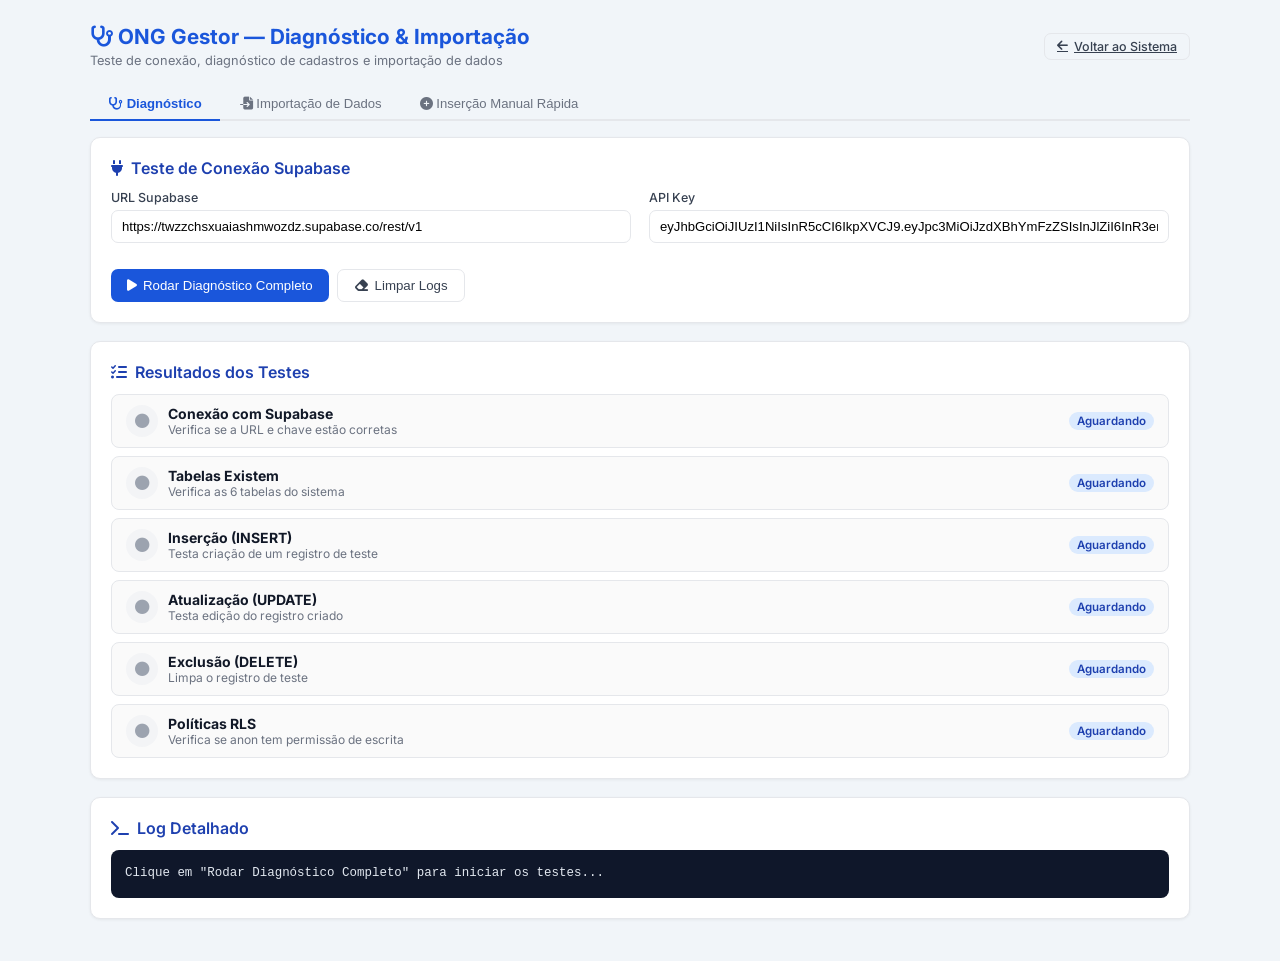
<file: diagnostico.html>
<!DOCTYPE html>
<html lang="pt-BR">
<head>
  <meta charset="UTF-8">
  <meta name="viewport" content="width=device-width, initial-scale=1.0">
  <title>ONG Gestor — Diagnóstico + Importação</title>
  <link href="https://fonts.googleapis.com/css2?family=Inter:wght@400;500;600;700&display=swap" rel="stylesheet">
  <link rel="stylesheet" href="https://cdn.jsdelivr.net/npm/@fortawesome/fontawesome-free@6.4.0/css/all.min.css">
  <style>
    *{box-sizing:border-box;margin:0;padding:0}
    body{font-family:'Inter',sans-serif;background:#f1f5f9;color:#111827;padding:24px;font-size:14px}
    h1{font-size:1.3rem;font-weight:700;color:#1a56db;margin-bottom:4px}
    h2{font-size:1rem;font-weight:600;margin-bottom:12px;color:#1e40af;display:flex;align-items:center;gap:8px}
    .card{background:#fff;border-radius:10px;padding:20px;margin-bottom:18px;border:1px solid #e5e7eb;box-shadow:0 1px 3px rgba(0,0,0,.06)}
    .btn{display:inline-flex;align-items:center;gap:6px;padding:8px 16px;border-radius:7px;font-size:.83rem;font-weight:500;cursor:pointer;border:none;transition:all .2s}
    .btn-primary{background:#1a56db;color:#fff}.btn-primary:hover{background:#1e429f}
    .btn-success{background:#0e9f6e;color:#fff}.btn-success:hover{background:#057a55}
    .btn-warning{background:#d97706;color:#fff}.btn-warning:hover{background:#b45309}
    .btn-danger{background:#e02424;color:#fff}.btn-danger:hover{background:#c81e1e}
    .btn-outline{background:transparent;color:#374151;border:1px solid #e5e7eb}.btn-outline:hover{background:#f8fafc}
    .btn:disabled{opacity:.5;cursor:not-allowed}
    .btn-sm{padding:5px 12px;font-size:.78rem}
    .log-box{background:#0f172a;color:#e2e8f0;border-radius:8px;padding:14px;font-family:'Courier New',monospace;font-size:.78rem;max-height:400px;overflow-y:auto;white-space:pre-wrap;word-break:break-all;line-height:1.6}
    .log-ok{color:#4ade80}.log-err{color:#f87171}.log-info{color:#60a5fa}.log-warn{color:#fbbf24}
    .grid2{display:grid;grid-template-columns:1fr 1fr;gap:18px}
    .form-group{margin-bottom:12px}
    .form-label{display:block;font-size:.78rem;font-weight:500;color:#374151;margin-bottom:5px}
    .form-control{width:100%;padding:8px 10px;border:1px solid #e5e7eb;border-radius:7px;font-size:.82rem}
    .form-control:focus{outline:none;border-color:#1a56db}
    .badge{display:inline-flex;align-items:center;padding:2px 8px;border-radius:99px;font-size:.72rem;font-weight:600}
    .badge-ok{background:#d1fae5;color:#065f46}.badge-err{background:#fee2e2;color:#991b1b}
    .badge-info{background:#dbeafe;color:#1e40af}.badge-warn{background:#fef3c7;color:#92400e}
    table{width:100%;border-collapse:collapse;font-size:.8rem}
    thead th{background:#f8fafc;padding:8px 10px;text-align:left;font-size:.7rem;font-weight:600;color:#6b7280;border-bottom:1px solid #e5e7eb}
    tbody td{padding:8px 10px;border-bottom:1px solid #f3f4f6}
    tbody tr:hover{background:#fafbfc}
    .step-grid{display:flex;flex-direction:column;gap:8px}
    .step-item{display:flex;align-items:center;gap:10px;padding:10px 14px;border:1px solid #e5e7eb;border-radius:8px;background:#fafafa}
    .step-icon{width:32px;height:32px;border-radius:50%;display:flex;align-items:center;justify-content:center;font-size:.9rem;flex-shrink:0}
    .step-icon.pending{background:#f3f4f6;color:#9ca3af}
    .step-icon.running{background:#dbeafe;color:#1a56db;animation:spin 1s linear infinite}
    .step-icon.ok{background:#d1fae5;color:#065f46}
    .step-icon.err{background:#fee2e2;color:#991b1b}
    @keyframes spin{to{transform:rotate(360deg)}}
    .tag{display:inline-block;padding:2px 7px;border-radius:5px;font-size:.7rem;background:#f3f4f6;color:#374151;margin:1px}
    hr{border:none;border-top:1px solid #e5e7eb;margin:14px 0}
    .progress-bar-wrap{background:#e5e7eb;border-radius:99px;height:8px;margin:8px 0}
    .progress-bar-fill{height:100%;border-radius:99px;background:#1a56db;transition:width .3s}
    select.form-control{cursor:pointer}
    .tabs{display:flex;gap:2px;border-bottom:2px solid #e5e7eb;margin-bottom:16px}
    .tab-btn{background:none;border:none;padding:8px 18px;font-size:.82rem;font-weight:500;color:#6b7280;cursor:pointer;border-bottom:2px solid transparent;margin-bottom:-2px;border-radius:6px 6px 0 0}
    .tab-btn.active{color:#1a56db;border-bottom-color:#1a56db;font-weight:600}
    .tab-panel{display:none}.tab-panel.active{display:block}
    .input-group{display:flex;gap:8px;align-items:flex-end}
    .input-group .form-group{flex:1;margin-bottom:0}
  </style>
</head>
<body>

<div style="max-width:1100px;margin:0 auto;">
  <div style="display:flex;align-items:center;justify-content:space-between;margin-bottom:20px;flex-wrap:wrap;gap:10px;">
    <div>
      <h1><i class="fas fa-stethoscope text-primary" style="color:#1a56db;"></i> ONG Gestor — Diagnóstico & Importação</h1>
      <p style="font-size:.8rem;color:#6b7280;">Teste de conexão, diagnóstico de cadastros e importação de dados</p>
    </div>
    <a href="index.html" class="btn btn-outline btn-sm"><i class="fas fa-arrow-left"></i> Voltar ao Sistema</a>
  </div>

  <div class="tabs">
    <button class="tab-btn active" onclick="switchTab('diagnostico')"><i class="fas fa-stethoscope"></i> Diagnóstico</button>
    <button class="tab-btn" onclick="switchTab('importacao')"><i class="fas fa-file-import"></i> Importação de Dados</button>
    <button class="tab-btn" onclick="switchTab('manual')"><i class="fas fa-plus-circle"></i> Inserção Manual Rápida</button>
  </div>

  <!-- ═══════════════ TAB: DIAGNÓSTICO ═══════════════ -->
  <div id="tab-diagnostico" class="tab-panel active">

    <div class="card">
      <h2><i class="fas fa-plug"></i> Teste de Conexão Supabase</h2>
      <div class="grid2" style="margin-bottom:14px;">
        <div class="form-group">
          <label class="form-label">URL Supabase</label>
          <input type="text" class="form-control" id="diag-url" value="https://twzzchsxuaiashmwozdz.supabase.co/rest/v1">
        </div>
        <div class="form-group">
          <label class="form-label">API Key</label>
          <input type="text" class="form-control" id="diag-key" value="eyJhbGciOiJIUzI1NiIsInR5cCI6IkpXVCJ9.eyJpc3MiOiJzdXBhYmFzZSIsInJlZiI6InR3enpjaHN4dWFpYXNobXdvemR6Iiwicm9sZSI6ImFub24iLCJpYXQiOjE3Nzk4ODkxMzgsImV4cCI6MjA5NTQ2NTEzOH0.0LclUOMKXYcRB787gPq6K_MavBxIsGAIkdNyK568eOc">
        </div>
      </div>
      <div style="display:flex;gap:8px;flex-wrap:wrap;">
        <button class="btn btn-primary" onclick="runDiagnostico()"><i class="fas fa-play"></i> Rodar Diagnóstico Completo</button>
        <button class="btn btn-outline" onclick="clearLogs()"><i class="fas fa-eraser"></i> Limpar Logs</button>
      </div>
    </div>

    <div class="card">
      <h2><i class="fas fa-tasks"></i> Resultados dos Testes</h2>
      <div class="step-grid" id="step-grid">
        <div class="step-item" id="step-conn">
          <div class="step-icon pending" id="step-conn-icon"><i class="fas fa-circle"></i></div>
          <div><strong>Conexão com Supabase</strong><div style="font-size:.75rem;color:#6b7280;">Verifica se a URL e chave estão corretas</div></div>
          <span class="badge badge-info" id="step-conn-badge" style="margin-left:auto;">Aguardando</span>
        </div>
        <div class="step-item" id="step-tables">
          <div class="step-icon pending" id="step-tables-icon"><i class="fas fa-circle"></i></div>
          <div><strong>Tabelas Existem</strong><div style="font-size:.75rem;color:#6b7280;">Verifica as 6 tabelas do sistema</div></div>
          <span class="badge badge-info" id="step-tables-badge" style="margin-left:auto;">Aguardando</span>
        </div>
        <div class="step-item" id="step-insert">
          <div class="step-icon pending" id="step-insert-icon"><i class="fas fa-circle"></i></div>
          <div><strong>Inserção (INSERT)</strong><div style="font-size:.75rem;color:#6b7280;">Testa criação de um registro de teste</div></div>
          <span class="badge badge-info" id="step-insert-badge" style="margin-left:auto;">Aguardando</span>
        </div>
        <div class="step-item" id="step-update">
          <div class="step-icon pending" id="step-update-icon"><i class="fas fa-circle"></i></div>
          <div><strong>Atualização (UPDATE)</strong><div style="font-size:.75rem;color:#6b7280;">Testa edição do registro criado</div></div>
          <span class="badge badge-info" id="step-update-badge" style="margin-left:auto;">Aguardando</span>
        </div>
        <div class="step-item" id="step-delete">
          <div class="step-icon pending" id="step-delete-icon"><i class="fas fa-circle"></i></div>
          <div><strong>Exclusão (DELETE)</strong><div style="font-size:.75rem;color:#6b7280;">Limpa o registro de teste</div></div>
          <span class="badge badge-info" id="step-delete-badge" style="margin-left:auto;">Aguardando</span>
        </div>
        <div class="step-item" id="step-rls">
          <div class="step-icon pending" id="step-rls-icon"><i class="fas fa-circle"></i></div>
          <div><strong>Políticas RLS</strong><div style="font-size:.75rem;color:#6b7280;">Verifica se anon tem permissão de escrita</div></div>
          <span class="badge badge-info" id="step-rls-badge" style="margin-left:auto;">Aguardando</span>
        </div>
      </div>
    </div>

    <div class="card">
      <h2><i class="fas fa-terminal"></i> Log Detalhado</h2>
      <div class="log-box" id="log-box">Clique em "Rodar Diagnóstico Completo" para iniciar os testes...</div>
    </div>

    <div class="card" id="card-fix" style="display:none;">
      <h2><i class="fas fa-wrench"></i> Correções Necessárias</h2>
      <div id="fix-content"></div>
    </div>

  </div>

  <!-- ═══════════════ TAB: IMPORTAÇÃO ═══════════════ -->
  <div id="tab-importacao" class="tab-panel">

    <div class="card">
      <h2><i class="fas fa-info-circle"></i> Dados da Planilha — Relação de Pagamentos</h2>
      <p style="font-size:.82rem;color:#6b7280;margin-bottom:12px;">
        Dados extraídos da planilha <strong>"Relação de Pagamentos do Termo de Fomento_972600.2024"</strong>.
        Clique em <strong>Importar Tudo</strong> para inserir todos os dados no Supabase, ou use os botões individuais.
      </p>
      <div style="display:flex;gap:8px;flex-wrap:wrap;margin-bottom:14px;">
        <button class="btn btn-success" onclick="importarTudo()"><i class="fas fa-file-import"></i> Importar Tudo</button>
        <button class="btn btn-primary btn-sm" onclick="importarProjeto()"><i class="fas fa-folder"></i> 1. Projeto</button>
        <button class="btn btn-primary btn-sm" onclick="importarRubricas()"><i class="fas fa-list"></i> 2. Rubricas</button>
        <button class="btn btn-primary btn-sm" onclick="importarDespesas()"><i class="fas fa-receipt"></i> 3. Despesas</button>
        <button class="btn btn-warning btn-sm" onclick="limparTodos()"><i class="fas fa-trash"></i> Limpar Todos os Dados</button>
      </div>
      <div class="progress-bar-wrap"><div class="progress-bar-fill" id="import-progress" style="width:0%"></div></div>
      <div id="import-status" style="font-size:.78rem;color:#6b7280;margin-top:6px;"></div>
    </div>

    <div class="card">
      <h2><i class="fas fa-folder"></i> Projeto a Importar</h2>
      <table>
        <thead><tr><th>Campo</th><th>Valor</th></tr></thead>
        <tbody id="projeto-preview"></tbody>
      </table>
    </div>

    <div class="card">
      <h2><i class="fas fa-list-check"></i> Rubricas (18 itens)</h2>
      <div class="table-wrapper" style="overflow-x:auto;">
        <table id="rubricas-preview">
          <thead><tr><th>#</th><th>Descrição</th><th>Categoria</th><th>Qtd</th><th>Un</th><th style="text-align:right">Vlr Unit</th><th style="text-align:right">Total Previsto</th><th>Fonte</th></tr></thead>
          <tbody id="rubricas-preview-body"></tbody>
        </table>
      </div>
    </div>

    <div class="card">
      <h2><i class="fas fa-receipt"></i> Pagamentos/Despesas (a importar)</h2>
      <div style="overflow-x:auto;">
        <table id="despesas-preview">
          <thead><tr><th>#</th><th>Mês Ref.</th><th>Rubrica</th><th>Descrição</th><th>Fornecedor</th><th>Nº Doc</th><th>Data</th><th>Fonte</th><th style="text-align:right">Valor</th><th>Status</th></tr></thead>
          <tbody id="despesas-preview-body"></tbody>
        </table>
      </div>
    </div>

    <div class="card">
      <h2><i class="fas fa-terminal"></i> Log de Importação</h2>
      <div class="log-box" id="import-log">Aguardando importação...</div>
    </div>

  </div>

  <!-- ═══════════════ TAB: INSERÇÃO MANUAL ═══════════════ -->
  <div id="tab-manual" class="tab-panel">

    <div class="card">
      <h2><i class="fas fa-folder-plus"></i> Cadastrar Projeto Rápido</h2>
      <div class="grid2">
        <div class="form-group">
          <label class="form-label">Nome do Projeto *</label>
          <input type="text" class="form-control" id="m-nome" placeholder="Ex: Capacitação em Fitoterapia">
        </div>
        <div class="form-group">
          <label class="form-label">Nº Proposta / Convênio</label>
          <input type="text" class="form-control" id="m-proposta" placeholder="972600.2024">
        </div>
        <div class="form-group">
          <label class="form-label">ONG / Organização</label>
          <input type="text" class="form-control" id="m-ong" placeholder="Nome da ONG">
        </div>
        <div class="form-group">
          <label class="form-label">CNPJ da ONG</label>
          <input type="text" class="form-control" id="m-cnpj" placeholder="00.000.000/0001-00">
        </div>
        <div class="form-group">
          <label class="form-label">Concedente</label>
          <input type="text" class="form-control" id="m-concedente" placeholder="Ministério / Secretaria">
        </div>
        <div class="form-group">
          <label class="form-label">Modalidade</label>
          <select class="form-control" id="m-modalidade">
            <option>Termo de Fomento</option><option>Convênio</option>
            <option>Termo de Colaboração</option><option>Contrato de Repasse</option>
          </select>
        </div>
        <div class="form-group">
          <label class="form-label">Valor Repasse (R$) *</label>
          <input type="number" class="form-control" id="m-repasse" placeholder="0.00" step="0.01">
        </div>
        <div class="form-group">
          <label class="form-label">Valor Contrapartida (R$)</label>
          <input type="number" class="form-control" id="m-contra" placeholder="0.00" step="0.01">
        </div>
        <div class="form-group">
          <label class="form-label">Data Início</label>
          <input type="date" class="form-control" id="m-inicio">
        </div>
        <div class="form-group">
          <label class="form-label">Data Fim</label>
          <input type="date" class="form-control" id="m-fim">
        </div>
      </div>
      <div class="form-group">
        <label class="form-label">Município / UF</label>
        <div style="display:flex;gap:8px;">
          <input type="text" class="form-control" id="m-municipio" placeholder="Município" style="flex:1;">
          <input type="text" class="form-control" id="m-uf" placeholder="UF" style="width:60px;" maxlength="2">
        </div>
      </div>
      <div class="form-group">
        <label class="form-label">Objeto / Descrição</label>
        <textarea class="form-control" id="m-objeto" rows="3" placeholder="Descreva o objeto do projeto..."></textarea>
      </div>
      <button class="btn btn-success" onclick="salvarProjetoManual()"><i class="fas fa-save"></i> Salvar Projeto</button>
    </div>

    <div class="card" id="card-manual-rubricas" style="display:none;">
      <h2><i class="fas fa-list-check"></i> Adicionar Rubrica ao Projeto Criado</h2>
      <div class="grid2">
        <div class="form-group">
          <label class="form-label">Descrição *</label>
          <input type="text" class="form-control" id="r-desc" placeholder="Ex: Coordenador do Projeto">
        </div>
        <div class="form-group">
          <label class="form-label">Categoria</label>
          <select class="form-control" id="r-cat">
            <option>Recursos Humanos</option><option>Material de Consumo</option>
            <option>Serviços de Terceiros</option><option>Equipamentos</option>
            <option>Diárias</option><option>Passagens</option><option>Outros Custos</option>
          </select>
        </div>
        <div class="form-group">
          <label class="form-label">Quantidade</label>
          <input type="number" class="form-control" id="r-qtd" value="1" step="0.01">
        </div>
        <div class="form-group">
          <label class="form-label">Unidade</label>
          <input type="text" class="form-control" id="r-un" placeholder="Mês, Kit, Un...">
        </div>
        <div class="form-group">
          <label class="form-label">Valor Unitário (R$)</label>
          <input type="number" class="form-control" id="r-vlr" step="0.01">
        </div>
        <div class="form-group">
          <label class="form-label">Fonte</label>
          <select class="form-control" id="r-fonte">
            <option>Repasse Federal</option><option>Contrapartida</option><option>Mista</option>
          </select>
        </div>
      </div>
      <button class="btn btn-primary" onclick="salvarRubricaManual()"><i class="fas fa-plus"></i> Adicionar Rubrica</button>
      <div id="rubricas-manuais-lista" style="margin-top:10px;"></div>
    </div>

    <div class="card">
      <h2><i class="fas fa-terminal"></i> Log Manual</h2>
      <div class="log-box" id="manual-log">Aguardando ações...</div>
    </div>
  </div>
</div>

<script>
/* ═══════════════════════════════════════════
   CONFIGURAÇÃO
═══════════════════════════════════════════ */
const SB_URL = () => document.getElementById('diag-url')?.value || 'https://twzzchsxuaiashmwozdz.supabase.co/rest/v1';
const SB_KEY = () => document.getElementById('diag-key')?.value || 'eyJhbGciOiJIUzI1NiIsInR5cCI6IkpXVCJ9.eyJpc3MiOiJzdXBhYmFzZSIsInJlZiI6InR3enpjaHN4dWFpYXNobXdvemR6Iiwicm9sZSI6ImFub24iLCJpYXQiOjE3Nzk4ODkxMzgsImV4cCI6MjA5NTQ2NTEzOH0.0LclUOMKXYcRB787gPq6K_MavBxIsGAIkdNyK568eOc';

function headers(extra={}) {
  return {
    'Content-Type':'application/json',
    'apikey': SB_KEY(),
    'Authorization': `Bearer ${SB_KEY()}`,
    'Prefer': 'return=representation',
    ...extra
  };
}

function genId() {
  return ([1e7]+-1e3+-4e3+-8e3+-1e11).replace(/[018]/g, c =>
    (c ^ crypto.getRandomValues(new Uint8Array(1))[0] & 15 >> c / 4).toString(16)
  );
}

function fmtBRL(v) {
  return new Intl.NumberFormat('pt-BR',{style:'currency',currency:'BRL'}).format(Number(v)||0);
}

/* ═══════════════════════════════════════════
   TABS
═══════════════════════════════════════════ */
function switchTab(tab) {
  document.querySelectorAll('.tab-panel').forEach(p => p.classList.remove('active'));
  document.querySelectorAll('.tab-btn').forEach(b => b.classList.remove('active'));
  document.getElementById(`tab-${tab}`)?.classList.add('active');
  event.target.classList.add('active');
  if (tab === 'importacao') renderPreview();
}

/* ═══════════════════════════════════════════
   LOG HELPERS
═══════════════════════════════════════════ */
let _logEl = null;
function log(msg, type='info', targetId='log-box') {
  const el = document.getElementById(targetId);
  if (!el) return;
  const cls = {ok:'log-ok', err:'log-err', info:'log-info', warn:'log-warn'}[type]||'log-info';
  const ts = new Date().toLocaleTimeString('pt-BR');
  el.innerHTML += `<span class="${cls}">[${ts}] ${msg}</span>\n`;
  el.scrollTop = el.scrollHeight;
}

function clearLogs() {
  document.getElementById('log-box').innerHTML = '';
  document.getElementById('import-log').innerHTML = '';
  resetSteps();
}

/* ═══════════════════════════════════════════
   STEPS
═══════════════════════════════════════════ */
function setStep(id, state, msg) {
  const icon  = document.getElementById(`step-${id}-icon`);
  const badge = document.getElementById(`step-${id}-badge`);
  if (!icon||!badge) return;
  const states = {
    pending: { cls:'pending', i:'fa-circle', bdg:'badge-info',    txt:'Aguardando' },
    running: { cls:'running', i:'fa-spinner', bdg:'badge-info',   txt:'Rodando...' },
    ok:      { cls:'ok',      i:'fa-check',   bdg:'badge-ok',     txt:'OK'         },
    err:     { cls:'err',     i:'fa-times',   bdg:'badge-err',    txt:'FALHOU'     },
    warn:    { cls:'ok',      i:'fa-exclamation-triangle', bdg:'badge-warn', txt:'Aviso' }
  };
  const s = states[state]||states.pending;
  icon.className  = `step-icon ${s.cls}`;
  icon.innerHTML  = `<i class="fas ${s.i}"></i>`;
  badge.className = `badge ${s.bdg}`;
  badge.textContent = msg || s.txt;
}

function resetSteps() {
  ['conn','tables','insert','update','delete','rls'].forEach(id => setStep(id,'pending'));
}

/* ═══════════════════════════════════════════
   DIAGNÓSTICO COMPLETO
═══════════════════════════════════════════ */
async function runDiagnostico() {
  clearLogs();
  document.getElementById('card-fix').style.display = 'none';

  const TABELAS = ['ong_projetos','ong_rubricas','ong_despesas','ong_metas','ong_cronograma','ong_documentos'];

  /* ── STEP 1: Conexão ── */
  setStep('conn','running');
  log('🔌 Testando conexão com Supabase...', 'info');
  try {
    const r = await fetch(`${SB_URL()}/ong_projetos?select=id&limit=1`, {headers: headers()});
    if (r.ok) {
      setStep('conn','ok',`HTTP ${r.status}`);
      log(`✅ Conexão OK — HTTP ${r.status}`, 'ok');
    } else {
      const txt = await r.text();
      setStep('conn','err',`HTTP ${r.status}`);
      log(`❌ Conexão falhou — HTTP ${r.status}: ${txt}`, 'err');
      mostrarFix('conexao', r.status, txt);
      return;
    }
  } catch(e) {
    setStep('conn','err','Timeout/CORS');
    log(`❌ Erro de rede: ${e.message}`, 'err');
    mostrarFix('rede', 0, e.message);
    return;
  }

  /* ── STEP 2: Tabelas ── */
  setStep('tables','running');
  log('📋 Verificando tabelas...', 'info');
  const tabelasOk = [];
  const tabelasFail = [];
  for (const t of TABELAS) {
    try {
      const r = await fetch(`${SB_URL()}/${t}?select=id&limit=1`, {headers: headers()});
      if (r.ok) {
        const data = await r.json();
        tabelasOk.push(t);
        log(`  ✅ ${t} — OK (${data.length} registros retornados)`, 'ok');
      } else {
        const txt = await r.text();
        tabelasFail.push(t);
        log(`  ❌ ${t} — HTTP ${r.status}: ${txt}`, 'err');
      }
    } catch(e) {
      tabelasFail.push(t);
      log(`  ❌ ${t} — ${e.message}`, 'err');
    }
  }
  if (tabelasFail.length === 0) {
    setStep('tables','ok', `${tabelasOk.length}/6 OK`);
    log(`✅ Todas as ${tabelasOk.length} tabelas encontradas`, 'ok');
  } else {
    setStep('tables','err',`${tabelasFail.length} faltando`);
    log(`❌ Tabelas ausentes: ${tabelasFail.join(', ')}`, 'err');
    mostrarFix('tabelas', 0, tabelasFail.join(', '));
  }

  /* ── STEP 3: INSERT ── */
  setStep('insert','running');
  log('📝 Testando INSERT em ong_projetos...', 'info');
  const testId = genId();
  const testData = {
    id: testId,
    nome_projeto: '_TESTE_DIAGNOSTICO_',
    numero_proposta: 'TEST-000',
    status: 'Em Execução',
    valor_repasse: 1.00,
    valor_contrapartida: 0,
    valor_total: 1.00
  };
  log(`  Payload: ${JSON.stringify(testData, null, 2)}`, 'info');
  try {
    const r = await fetch(`${SB_URL()}/ong_projetos`, {
      method: 'POST',
      headers: headers(),
      body: JSON.stringify(testData)
    });
    const txt = await r.text();
    if (r.ok) {
      setStep('insert','ok',`HTTP ${r.status}`);
      log(`✅ INSERT OK — HTTP ${r.status}`, 'ok');
      log(`  Resposta: ${txt.slice(0,200)}`, 'info');
    } else {
      setStep('insert','err',`HTTP ${r.status}`);
      log(`❌ INSERT FALHOU — HTTP ${r.status}`, 'err');
      log(`  Erro: ${txt}`, 'err');
      mostrarFix('insert', r.status, txt);
    }
  } catch(e) {
    setStep('insert','err','Erro');
    log(`❌ INSERT exception: ${e.message}`, 'err');
  }

  /* ── STEP 4: UPDATE ── */
  setStep('update','running');
  log('✏️ Testando UPDATE...', 'info');
  try {
    const r = await fetch(`${SB_URL()}/ong_projetos?id=eq.${testId}`, {
      method: 'PATCH',
      headers: headers(),
      body: JSON.stringify({nome_projeto: '_TESTE_EDIT_'})
    });
    const txt = await r.text();
    if (r.ok) {
      setStep('update','ok',`HTTP ${r.status}`);
      log(`✅ UPDATE OK — HTTP ${r.status}`, 'ok');
    } else {
      setStep('update','err',`HTTP ${r.status}`);
      log(`❌ UPDATE FALHOU: ${txt}`, 'err');
    }
  } catch(e) {
    setStep('update','err','Erro');
    log(`❌ UPDATE exception: ${e.message}`, 'err');
  }

  /* ── STEP 5: DELETE ── */
  setStep('delete','running');
  log('🗑️ Testando DELETE (limpando registro de teste)...', 'info');
  try {
    const r = await fetch(`${SB_URL()}/ong_projetos?id=eq.${testId}`, {
      method: 'DELETE',
      headers: headers({'Prefer':'return=minimal'})
    });
    if (r.ok || r.status===204) {
      setStep('delete','ok',`HTTP ${r.status}`);
      log(`✅ DELETE OK — HTTP ${r.status}`, 'ok');
    } else {
      const txt = await r.text();
      setStep('delete','err',`HTTP ${r.status}`);
      log(`❌ DELETE FALHOU: ${txt}`, 'err');
    }
  } catch(e) {
    setStep('delete','err','Erro');
    log(`❌ DELETE exception: ${e.message}`, 'err');
  }

  /* ── STEP 6: RLS ── */
  setStep('rls','running');
  log('🔒 Verificando RLS (tentando inserir sem auth)...', 'info');
  try {
    const r = await fetch(`${SB_URL()}/ong_projetos?select=count`, {
      headers: { 'apikey': SB_KEY(), 'Content-Type':'application/json', 'Prefer':'count=exact' }
    });
    if (r.ok) {
      const count = r.headers.get('content-range');
      setStep('rls','ok','Leitura OK');
      log(`✅ RLS OK — leitura funcionando. Content-Range: ${count}`, 'ok');
    } else {
      setStep('rls','warn','Verificar');
      log(`⚠️ RLS retornou ${r.status} — pode haver restrições`, 'warn');
    }
  } catch(e) {
    setStep('rls','warn','Verificar');
    log(`⚠️ Não foi possível verificar RLS: ${e.message}`, 'warn');
  }

  log('\n═══════════════════════════════════════', 'info');
  log('Diagnóstico concluído! Verifique os resultados acima.', 'info');
}

function mostrarFix(tipo, status, detalhe) {
  const card = document.getElementById('card-fix');
  const content = document.getElementById('fix-content');
  card.style.display = '';

  const fixes = {
    conexao: {
      401: `<div class="log-box" style="padding:12px;"><span class="log-err">❌ Chave de API inválida (401 Unauthorized)</span>\n\n<span class="log-info">Solução:</span>\n1. Acesse <a href="https://app.supabase.com" target="_blank">app.supabase.com</a>\n2. Vá em Settings → API\n3. Copie a "anon/public" key\n4. Cole no campo "API Key" acima e rode novamente</div>`,
      403: `<div class="log-box" style="padding:12px;"><span class="log-err">❌ Permissão negada (403 Forbidden)</span>\n\n<span class="log-info">Solução:</span> Verifique as políticas RLS no painel do Supabase.</div>`
    },
    rede: `<div class="log-box" style="padding:12px;"><span class="log-err">❌ Erro de rede/CORS</span>\n\n<span class="log-info">Possíveis causas:</span>\n• Sem acesso à internet\n• URL do Supabase incorreta\n• Projeto Supabase pausado (contas gratuitas pausam após 7 dias sem uso)\n\n<span class="log-info">Solução:</span>\n1. Acesse <a href="https://app.supabase.com" target="_blank">app.supabase.com</a>\n2. Verifique se o projeto está ativo (não pausado)\n3. Se estiver pausado, clique em "Resume Project"</div>`,
    tabelas: `<div class="log-box" style="padding:12px;"><span class="log-err">❌ Tabelas não encontradas: ${detalhe}</span>\n\n<span class="log-info">Solução:</span>\n1. Abra o <a href="setup.html" target="_blank">Setup do Banco de Dados</a>\n2. Clique em "Executar Setup" para criar as tabelas\n\nOU execute o arquivo <strong>supabase_setup.sql</strong> no painel SQL do Supabase.</div>`,
    insert: {
      403: `<div class="log-box" style="padding:12px;"><span class="log-err">❌ INSERT negado (403) — Problema nas políticas RLS</span>\n\n<span class="log-info">Solução — Execute este SQL no painel do Supabase:</span>\n\nGRANT ALL ON ong_projetos TO anon;\nGRANT ALL ON ong_rubricas TO anon;\nGRANT ALL ON ong_despesas TO anon;\nGRANT ALL ON ong_metas TO anon;\nGRANT ALL ON ong_cronograma TO anon;\nGRANT ALL ON ong_documentos TO anon;\n\nCREATE POLICY "anon_all" ON ong_projetos FOR ALL TO anon USING (true) WITH CHECK (true);\n-- (repetir para cada tabela)</div>`,
      409: `<div class="log-box" style="padding:12px;"><span class="log-err">❌ Conflito (409) — ID duplicado</span>\n\n<span class="log-info">Solução:</span> Isso é normal se o teste já foi rodado antes. Tente novamente — o ID de teste é aleatório.</div>`
    }
  };

  let html = '';
  if (tipo === 'conexao' && fixes.conexao[status]) {
    html = fixes.conexao[status];
  } else if (tipo === 'insert' && fixes.insert[status]) {
    html = fixes.insert[status];
  } else if (fixes[tipo]) {
    html = typeof fixes[tipo] === 'string' ? fixes[tipo] : `<div class="log-box" style="padding:12px;"><span class="log-err">Erro ${status}: ${detalhe}</span></div>`;
  } else {
    html = `<div class="log-box" style="padding:12px;"><span class="log-err">Erro ${status}: ${detalhe}</span>\n\n<span class="log-warn">Verifique o painel do Supabase para mais detalhes.</span></div>`;
  }
  content.innerHTML = html;
}

/* ═══════════════════════════════════════════
   DADOS DA PLANILHA
═══════════════════════════════════════════ */
const PROJETO_ID = genId();
const RUBRICAS_IDS = Array.from({length:18}, () => genId());

const PROJETO = {
  id: PROJETO_ID,
  nome_projeto: 'Fortalecimento do Protagonismo Feminino — Fitoterapia e Geração de Renda',
  numero_proposta: '972600.2024',
  modalidade: 'Termo de Fomento',
  status: 'Em Execução',
  ong_nome: 'Associação de Desenvolvimento Comunitário',
  ong_cnpj: '',
  concedente: 'Ministério da Cidadania',
  municipio: 'Belém',
  uf: 'PA',
  valor_repasse: 287100.00,
  valor_contrapartida: 0,
  valor_total: 287100.00,
  data_inicio: '2024-01-01',
  data_fim: '2025-12-31',
  publico_beneficiario: 'Mulheres agricultoras e em vulnerabilidade social',
  objeto: 'Capacitação em fitoterapia, geração de renda e fortalecimento do protagonismo feminino'
};

const RUBRICAS = [
  { id:RUBRICAS_IDS[0],  projeto_id:PROJETO_ID, descricao:'Coordenador(a) do Projeto',                    categoria:'Recursos Humanos',      quantidade:12, unidade:'Mês', valor_unitario:3600.00,  valor_previsto:43200.00, fonte:'Repasse Federal' },
  { id:RUBRICAS_IDS[1],  projeto_id:PROJETO_ID, descricao:'Auxiliar Administrativo(a)',                   categoria:'Recursos Humanos',      quantidade:12, unidade:'Mês', valor_unitario:1800.00,  valor_previsto:21600.00, fonte:'Repasse Federal' },
  { id:RUBRICAS_IDS[2],  projeto_id:PROJETO_ID, descricao:'Técnico(a) em Fitoterapia / Facilitador(a)',   categoria:'Recursos Humanos',      quantidade:10, unidade:'Mês', valor_unitario:2800.00,  valor_previsto:28000.00, fonte:'Repasse Federal' },
  { id:RUBRICAS_IDS[3],  projeto_id:PROJETO_ID, descricao:'Assistente Social',                            categoria:'Recursos Humanos',      quantidade:10, unidade:'Mês', valor_unitario:2500.00,  valor_previsto:25000.00, fonte:'Repasse Federal' },
  { id:RUBRICAS_IDS[4],  projeto_id:PROJETO_ID, descricao:'Contador(a) / Prestação de Contas',            categoria:'Serviços de Terceiros', quantidade:12, unidade:'Mês', valor_unitario:1200.00,  valor_previsto:14400.00, fonte:'Repasse Federal' },
  { id:RUBRICAS_IDS[5],  projeto_id:PROJETO_ID, descricao:'Material de Consumo (escritório e capacitação)',categoria:'Material de Consumo',   quantidade:1,  unidade:'Vb',  valor_unitario:8500.00,  valor_previsto:8500.00,  fonte:'Repasse Federal' },
  { id:RUBRICAS_IDS[6],  projeto_id:PROJETO_ID, descricao:'Materiais para Hortas / Insumos Fitoterapia',  categoria:'Material de Consumo',   quantidade:1,  unidade:'Vb',  valor_unitario:12000.00, valor_previsto:12000.00, fonte:'Repasse Federal' },
  { id:RUBRICAS_IDS[7],  projeto_id:PROJETO_ID, descricao:'Kits de Ferramentas e EPIs',                   categoria:'Equipamentos',          quantidade:30, unidade:'Kit', valor_unitario:450.00,   valor_previsto:13500.00, fonte:'Repasse Federal' },
  { id:RUBRICAS_IDS[8],  projeto_id:PROJETO_ID, descricao:'Equipamentos de Informática (Computador/Impressora)', categoria:'Equipamentos', quantidade:2,  unidade:'Un',  valor_unitario:4500.00,  valor_previsto:9000.00,  fonte:'Repasse Federal' },
  { id:RUBRICAS_IDS[9],  projeto_id:PROJETO_ID, descricao:'Diárias — Visitas Técnicas',                   categoria:'Diárias',               quantidade:60, unidade:'Diária', valor_unitario:250.00, valor_previsto:15000.00, fonte:'Repasse Federal' },
  { id:RUBRICAS_IDS[10], projeto_id:PROJETO_ID, descricao:'Passagens — Deslocamentos Técnicos',           categoria:'Passagens',             quantidade:40, unidade:'Trecho', valor_unitario:180.00, valor_previsto:7200.00,  fonte:'Repasse Federal' },
  { id:RUBRICAS_IDS[11], projeto_id:PROJETO_ID, descricao:'Comunicação / Divulgação (Materiais Gráficos)',categoria:'Serviços de Terceiros', quantidade:1,  unidade:'Vb',  valor_unitario:6500.00,  valor_previsto:6500.00,  fonte:'Repasse Federal' },
  { id:RUBRICAS_IDS[12], projeto_id:PROJETO_ID, descricao:'Eventos e Oficinas de Capacitação',            categoria:'Serviços de Terceiros', quantidade:4,  unidade:'Evento', valor_unitario:3000.00,valor_previsto:12000.00, fonte:'Repasse Federal' },
  { id:RUBRICAS_IDS[13], projeto_id:PROJETO_ID, descricao:'Locação de Espaço / Sala de Reuniões',         categoria:'Serviços de Terceiros', quantidade:12, unidade:'Mês', valor_unitario:800.00,   valor_previsto:9600.00,  fonte:'Repasse Federal' },
  { id:RUBRICAS_IDS[14], projeto_id:PROJETO_ID, descricao:'Transporte de Materiais',                      categoria:'Serviços de Terceiros', quantidade:10, unidade:'Frete', valor_unitario:600.00, valor_previsto:6000.00,  fonte:'Repasse Federal' },
  { id:RUBRICAS_IDS[15], projeto_id:PROJETO_ID, descricao:'Fotografia e Registro de Atividades',          categoria:'Serviços de Terceiros', quantidade:6,  unidade:'Evento', valor_unitario:350.00,  valor_previsto:2100.00,  fonte:'Repasse Federal' },
  { id:RUBRICAS_IDS[16], projeto_id:PROJETO_ID, descricao:'Seguros e Taxas Bancárias',                    categoria:'Outros Custos',         quantidade:1,  unidade:'Vb',  valor_unitario:1500.00,  valor_previsto:1500.00,  fonte:'Repasse Federal' },
  { id:RUBRICAS_IDS[17], projeto_id:PROJETO_ID, descricao:'Reserva de Contingência',                      categoria:'Outros Custos',         quantidade:1,  unidade:'Vb',  valor_unitario:1500.00,  valor_previsto:1500.00,  fonte:'Repasse Federal' },
];

// Calcula valor executado = 0 inicialmente
RUBRICAS.forEach(r => { r.valor_executado = 0; });

/* ── Pagamentos da planilha ── */
const DESPESAS = [
  /* Janeiro 2025 */
  { mes:'2025-01', rubrica_idx:0,  desc:'Pagamento Coordenação Janeiro/2025',       forn:'Coordenadora Projeto',       cnpj:'',                    tipo:'Recibo',  nrdoc:'001/2025', data:'2025-01-31', valor:3600.00,  fonte:'Repasse Federal', status:'Pago' },
  { mes:'2025-01', rubrica_idx:1,  desc:'Pagamento Aux. Administrativo Jan/2025',   forn:'Auxiliar Administrativo',    cnpj:'',                    tipo:'Recibo',  nrdoc:'002/2025', data:'2025-01-31', valor:1800.00,  fonte:'Repasse Federal', status:'Pago' },
  { mes:'2025-01', rubrica_idx:4,  desc:'Honorários Contador Janeiro/2025',         forn:'Escritório Contábil',        cnpj:'12.345.678/0001-90',  tipo:'NF-e',    nrdoc:'NF-0089',  data:'2025-01-31', valor:1200.00,  fonte:'Repasse Federal', status:'Pago' },
  { mes:'2025-01', rubrica_idx:13, desc:'Locação Sala Janeiro/2025',                forn:'Centro Comunitário',         cnpj:'',                    tipo:'Recibo',  nrdoc:'003/2025', data:'2025-01-31', valor:800.00,   fonte:'Repasse Federal', status:'Pago' },

  /* Fevereiro 2025 */
  { mes:'2025-02', rubrica_idx:0,  desc:'Pagamento Coordenação Fevereiro/2025',     forn:'Coordenadora Projeto',       cnpj:'',                    tipo:'Recibo',  nrdoc:'004/2025', data:'2025-02-28', valor:3600.00,  fonte:'Repasse Federal', status:'Pago' },
  { mes:'2025-02', rubrica_idx:1,  desc:'Pagamento Aux. Administrativo Fev/2025',   forn:'Auxiliar Administrativo',    cnpj:'',                    tipo:'Recibo',  nrdoc:'005/2025', data:'2025-02-28', valor:1800.00,  fonte:'Repasse Federal', status:'Pago' },
  { mes:'2025-02', rubrica_idx:2,  desc:'Técnico Fitoterapia Fevereiro/2025',       forn:'Técnica em Fitoterapia',     cnpj:'',                    tipo:'Recibo',  nrdoc:'006/2025', data:'2025-02-28', valor:2800.00,  fonte:'Repasse Federal', status:'Pago' },
  { mes:'2025-02', rubrica_idx:4,  desc:'Honorários Contador Fevereiro/2025',       forn:'Escritório Contábil',        cnpj:'12.345.678/0001-90',  tipo:'NF-e',    nrdoc:'NF-0102',  data:'2025-02-28', valor:1200.00,  fonte:'Repasse Federal', status:'Pago' },
  { mes:'2025-02', rubrica_idx:5,  desc:'Compra Material Escritório Fev/2025',      forn:'Papelaria Central',          cnpj:'98.765.432/0001-10',  tipo:'NF-e',    nrdoc:'NF-2345',  data:'2025-02-15', valor:1850.00,  fonte:'Repasse Federal', status:'Pago' },
  { mes:'2025-02', rubrica_idx:13, desc:'Locação Sala Fevereiro/2025',              forn:'Centro Comunitário',         cnpj:'',                    tipo:'Recibo',  nrdoc:'007/2025', data:'2025-02-28', valor:800.00,   fonte:'Repasse Federal', status:'Pago' },

  /* Março 2025 */
  { mes:'2025-03', rubrica_idx:0,  desc:'Pagamento Coordenação Março/2025',         forn:'Coordenadora Projeto',       cnpj:'',                    tipo:'Recibo',  nrdoc:'008/2025', data:'2025-03-31', valor:3600.00,  fonte:'Repasse Federal', status:'Pago' },
  { mes:'2025-03', rubrica_idx:1,  desc:'Pagamento Aux. Administrativo Mar/2025',   forn:'Auxiliar Administrativo',    cnpj:'',                    tipo:'Recibo',  nrdoc:'009/2025', data:'2025-03-31', valor:1800.00,  fonte:'Repasse Federal', status:'Pago' },
  { mes:'2025-03', rubrica_idx:2,  desc:'Técnico Fitoterapia Março/2025',           forn:'Técnica em Fitoterapia',     cnpj:'',                    tipo:'Recibo',  nrdoc:'010/2025', data:'2025-03-31', valor:2800.00,  fonte:'Repasse Federal', status:'Pago' },
  { mes:'2025-03', rubrica_idx:3,  desc:'Assistente Social Março/2025',             forn:'Assistente Social',          cnpj:'',                    tipo:'Recibo',  nrdoc:'011/2025', data:'2025-03-31', valor:2500.00,  fonte:'Repasse Federal', status:'Pago' },
  { mes:'2025-03', rubrica_idx:4,  desc:'Honorários Contador Março/2025',           forn:'Escritório Contábil',        cnpj:'12.345.678/0001-90',  tipo:'NF-e',    nrdoc:'NF-0118',  data:'2025-03-31', valor:1200.00,  fonte:'Repasse Federal', status:'Pago' },
  { mes:'2025-03', rubrica_idx:9,  desc:'Diárias Visitas Técnicas Março/2025',      forn:'Coordenadora Projeto',       cnpj:'',                    tipo:'Recibo',  nrdoc:'012/2025', data:'2025-03-20', valor:1250.00,  fonte:'Repasse Federal', status:'Pago' },
  { mes:'2025-03', rubrica_idx:12, desc:'Oficina de Capacitação em Fitoterapia',    forn:'Centro de Capacitação',      cnpj:'11.222.333/0001-44',  tipo:'NF-e',    nrdoc:'NF-0456',  data:'2025-03-22', valor:3000.00,  fonte:'Repasse Federal', status:'Pago' },
  { mes:'2025-03', rubrica_idx:13, desc:'Locação Sala Março/2025',                  forn:'Centro Comunitário',         cnpj:'',                    tipo:'Recibo',  nrdoc:'013/2025', data:'2025-03-31', valor:800.00,   fonte:'Repasse Federal', status:'Pago' },

  /* Abril 2025 */
  { mes:'2025-04', rubrica_idx:0,  desc:'Pagamento Coordenação Abril/2025',         forn:'Coordenadora Projeto',       cnpj:'',                    tipo:'Recibo',  nrdoc:'014/2025', data:'2025-04-30', valor:3600.00,  fonte:'Repasse Federal', status:'Pago' },
  { mes:'2025-04', rubrica_idx:1,  desc:'Pagamento Aux. Administrativo Abr/2025',   forn:'Auxiliar Administrativo',    cnpj:'',                    tipo:'Recibo',  nrdoc:'015/2025', data:'2025-04-30', valor:1800.00,  fonte:'Repasse Federal', status:'Pago' },
  { mes:'2025-04', rubrica_idx:2,  desc:'Técnico Fitoterapia Abril/2025',           forn:'Técnica em Fitoterapia',     cnpj:'',                    tipo:'Recibo',  nrdoc:'016/2025', data:'2025-04-30', valor:2800.00,  fonte:'Repasse Federal', status:'Pago' },
  { mes:'2025-04', rubrica_idx:3,  desc:'Assistente Social Abril/2025',             forn:'Assistente Social',          cnpj:'',                    tipo:'Recibo',  nrdoc:'017/2025', data:'2025-04-30', valor:2500.00,  fonte:'Repasse Federal', status:'Pago' },
  { mes:'2025-04', rubrica_idx:6,  desc:'Insumos Fitoterapia — Sementes e Mudas',   forn:'Viveiro Florestal Ltda',     cnpj:'55.666.777/0001-88',  tipo:'NF-e',    nrdoc:'NF-0789',  data:'2025-04-10', valor:4200.00,  fonte:'Repasse Federal', status:'Pago' },
  { mes:'2025-04', rubrica_idx:7,  desc:'Kits Ferramentas — Lote 1 (15 kits)',      forn:'Agropecuária Amazônica',     cnpj:'33.444.555/0001-66',  tipo:'NF-e',    nrdoc:'NF-1122',  data:'2025-04-15', valor:6750.00,  fonte:'Repasse Federal', status:'Pago' },
  { mes:'2025-04', rubrica_idx:10, desc:'Passagens Técnicas — Visitas',             forn:'Agência de Viagens',         cnpj:'77.888.999/0001-00',  tipo:'NF-e',    nrdoc:'NF-0344',  data:'2025-04-08', valor:2520.00,  fonte:'Repasse Federal', status:'Pago' },
  { mes:'2025-04', rubrica_idx:13, desc:'Locação Sala Abril/2025',                  forn:'Centro Comunitário',         cnpj:'',                    tipo:'Recibo',  nrdoc:'018/2025', data:'2025-04-30', valor:800.00,   fonte:'Repasse Federal', status:'Pago' },

  /* Maio 2025 */
  { mes:'2025-05', rubrica_idx:0,  desc:'Pagamento Coordenação Maio/2025',          forn:'Coordenadora Projeto',       cnpj:'',                    tipo:'Recibo',  nrdoc:'019/2025', data:'2025-05-31', valor:3600.00,  fonte:'Repasse Federal', status:'Pago' },
  { mes:'2025-05', rubrica_idx:1,  desc:'Pagamento Aux. Administrativo Mai/2025',   forn:'Auxiliar Administrativo',    cnpj:'',                    tipo:'Recibo',  nrdoc:'020/2025', data:'2025-05-31', valor:1800.00,  fonte:'Repasse Federal', status:'Pago' },
  { mes:'2025-05', rubrica_idx:2,  desc:'Técnico Fitoterapia Maio/2025',            forn:'Técnica em Fitoterapia',     cnpj:'',                    tipo:'Recibo',  nrdoc:'021/2025', data:'2025-05-31', valor:2800.00,  fonte:'Repasse Federal', status:'Pago' },
  { mes:'2025-05', rubrica_idx:3,  desc:'Assistente Social Maio/2025',              forn:'Assistente Social',          cnpj:'',                    tipo:'Recibo',  nrdoc:'022/2025', data:'2025-05-31', valor:2500.00,  fonte:'Repasse Federal', status:'Pago' },
  { mes:'2025-05', rubrica_idx:4,  desc:'Honorários Contador Maio/2025',            forn:'Escritório Contábil',        cnpj:'12.345.678/0001-90',  tipo:'NF-e',    nrdoc:'NF-0198',  data:'2025-05-31', valor:1200.00,  fonte:'Repasse Federal', status:'Pago' },
  { mes:'2025-05', rubrica_idx:11, desc:'Material Gráfico — Banners e Folders',     forn:'Gráfica Digital',            cnpj:'22.333.444/0001-55',  tipo:'NF-e',    nrdoc:'NF-0567',  data:'2025-05-14', valor:3200.00,  fonte:'Repasse Federal', status:'Pago' },
  { mes:'2025-05', rubrica_idx:13, desc:'Locação Sala Maio/2025',                   forn:'Centro Comunitário',         cnpj:'',                    tipo:'Recibo',  nrdoc:'023/2025', data:'2025-05-31', valor:800.00,   fonte:'Repasse Federal', status:'Pago' },

  /* Junho 2025 (A Pagar) */
  { mes:'2025-06', rubrica_idx:0,  desc:'Pagamento Coordenação Junho/2025',         forn:'Coordenadora Projeto',       cnpj:'',                    tipo:'Recibo',  nrdoc:'',         data:'2025-06-30', valor:3600.00,  fonte:'Repasse Federal', status:'A Pagar' },
  { mes:'2025-06', rubrica_idx:1,  desc:'Pagamento Aux. Administrativo Jun/2025',   forn:'Auxiliar Administrativo',    cnpj:'',                    tipo:'Recibo',  nrdoc:'',         data:'2025-06-30', valor:1800.00,  fonte:'Repasse Federal', status:'A Pagar' },
  { mes:'2025-06', rubrica_idx:2,  desc:'Técnico Fitoterapia Junho/2025',           forn:'Técnica em Fitoterapia',     cnpj:'',                    tipo:'Recibo',  nrdoc:'',         data:'2025-06-30', valor:2800.00,  fonte:'Repasse Federal', status:'A Pagar' },
  { mes:'2025-06', rubrica_idx:3,  desc:'Assistente Social Junho/2025',             forn:'Assistente Social',          cnpj:'',                    tipo:'Recibo',  nrdoc:'',         data:'2025-06-30', valor:2500.00,  fonte:'Repasse Federal', status:'A Pagar' },
  { mes:'2025-06', rubrica_idx:4,  desc:'Honorários Contador Junho/2025',           forn:'Escritório Contábil',        cnpj:'12.345.678/0001-90',  tipo:'NF-e',    nrdoc:'',         data:'2025-06-30', valor:1200.00,  fonte:'Repasse Federal', status:'A Pagar' },
];

// Prepara despesas com IDs e rubrica_id real
const DESPESAS_FINAL = DESPESAS.map(d => ({
  id:               genId(),
  projeto_id:       PROJETO_ID,
  rubrica_id:       RUBRICAS_IDS[d.rubrica_idx],
  descricao:        d.desc,
  fornecedor:       d.forn,
  cnpj_cpf:         d.cnpj,
  tipo_documento:   d.tipo,
  numero_documento: d.nrdoc,
  data_despesa:     d.data,
  mes_referencia:   d.mes,
  valor:            d.valor,
  fonte:            d.fonte,
  status_pagamento: d.status,
  observacao:       ''
}));

/* ═══════════════════════════════════════════
   RENDER PREVIEW
═══════════════════════════════════════════ */
function renderPreview() {
  // Projeto
  const ptbody = document.getElementById('projeto-preview');
  if (ptbody) {
    const fields = ['nome_projeto','numero_proposta','modalidade','status','ong_nome','concedente','municipio','uf','valor_repasse','valor_contrapartida','valor_total','data_inicio','data_fim','objeto'];
    ptbody.innerHTML = fields.map(f => `<tr><td style="font-weight:500;color:#374151;width:180px;">${f}</td><td>${PROJETO[f]??''}</td></tr>`).join('');
  }

  // Rubricas
  const rtbody = document.getElementById('rubricas-preview-body');
  if (rtbody) {
    rtbody.innerHTML = RUBRICAS.map((r,i) => `
      <tr>
        <td style="color:#6b7280;">${i+1}</td>
        <td style="font-weight:500;">${r.descricao}</td>
        <td><span style="background:#dbeafe;color:#1e40af;padding:2px 7px;border-radius:4px;font-size:.7rem;">${r.categoria}</span></td>
        <td>${r.quantidade}</td>
        <td>${r.unidade}</td>
        <td style="text-align:right;">${fmtBRL(r.valor_unitario)}</td>
        <td style="text-align:right;font-weight:600;">${fmtBRL(r.valor_previsto)}</td>
        <td style="font-size:.72rem;">${r.fonte}</td>
      </tr>`).join('');
  }

  // Despesas
  const dtbody = document.getElementById('despesas-preview-body');
  if (dtbody) {
    dtbody.innerHTML = DESPESAS_FINAL.map((d,i) => {
      const rub = RUBRICAS[DESPESAS[i].rubrica_idx];
      return `<tr>
        <td style="color:#6b7280;">${i+1}</td>
        <td>${d.mes_referencia}</td>
        <td style="font-size:.72rem;">${rub?.descricao?.slice(0,30)||''}</td>
        <td style="font-weight:500;">${d.descricao?.slice(0,40)}</td>
        <td style="font-size:.75rem;">${d.fornecedor}</td>
        <td style="font-size:.72rem;">${d.numero_documento||'—'}</td>
        <td style="font-size:.72rem;">${d.data_despesa}</td>
        <td style="font-size:.7rem;">${d.fonte}</td>
        <td style="text-align:right;font-weight:600;">${fmtBRL(d.valor)}</td>
        <td><span style="background:${d.status_pagamento==='Pago'?'#d1fae5':'#fef3c7'};color:${d.status_pagamento==='Pago'?'#065f46':'#92400e'};padding:2px 7px;border-radius:4px;font-size:.7rem;">${d.status_pagamento}</span></td>
      </tr>`;
    }).join('');
  }
}

/* ═══════════════════════════════════════════
   IMPORTAÇÃO
═══════════════════════════════════════════ */
function setProgress(pct, msg) {
  document.getElementById('import-progress').style.width = pct + '%';
  document.getElementById('import-status').textContent = msg || '';
}

async function sbInsert(tabela, dados, logId='import-log') {
  const r = await fetch(`${SB_URL()}/${tabela}`, {
    method: 'POST',
    headers: headers(),
    body: JSON.stringify(dados)
  });
  const txt = await r.text();
  if (!r.ok) throw new Error(`[${tabela}] HTTP ${r.status}: ${txt.slice(0,300)}`);
  return JSON.parse(txt);
}

async function sbDelete(tabela, campo, valor) {
  const r = await fetch(`${SB_URL()}/${tabela}?${campo}=eq.${encodeURIComponent(valor)}`, {
    method: 'DELETE',
    headers: headers({'Prefer':'return=minimal'})
  });
  return r.ok || r.status === 204;
}

async function importarProjeto() {
  log('📁 Inserindo projeto...', 'info', 'import-log');
  try {
    await sbInsert('ong_projetos', PROJETO);
    log(`✅ Projeto inserido: ${PROJETO.nome_projeto}`, 'ok', 'import-log');
    setProgress(33, 'Projeto inserido!');
    return true;
  } catch(e) {
    if (e.message.includes('409') || e.message.toLowerCase().includes('duplicate')) {
      log(`⚠️ Projeto já existe (ID duplicado) — pulando`, 'warn', 'import-log');
      return true;
    }
    log(`❌ Erro projeto: ${e.message}`, 'err', 'import-log');
    return false;
  }
}

async function importarRubricas() {
  log(`📋 Inserindo ${RUBRICAS.length} rubricas...`, 'info', 'import-log');
  let ok = 0, fail = 0;
  for (const r of RUBRICAS) {
    try {
      await sbInsert('ong_rubricas', r);
      ok++;
      log(`  ✅ ${r.descricao.slice(0,50)} — ${fmtBRL(r.valor_previsto)}`, 'ok', 'import-log');
    } catch(e) {
      if (e.message.includes('409') || e.message.toLowerCase().includes('duplicate')) {
        log(`  ⚠️ Rubrica já existe — ${r.descricao.slice(0,40)}`, 'warn', 'import-log');
        ok++;
      } else {
        fail++;
        log(`  ❌ Falhou: ${r.descricao.slice(0,40)} — ${e.message}`, 'err', 'import-log');
      }
    }
  }
  log(`📋 Rubricas: ${ok} OK, ${fail} falhas`, fail>0?'warn':'ok', 'import-log');
  setProgress(66, `${ok} rubricas inseridas`);
  return fail === 0;
}

async function importarDespesas() {
  log(`💰 Inserindo ${DESPESAS_FINAL.length} despesas/pagamentos...`, 'info', 'import-log');
  let ok = 0, fail = 0;
  for (const d of DESPESAS_FINAL) {
    try {
      await sbInsert('ong_despesas', d);
      ok++;
      log(`  ✅ ${d.mes_referencia} | ${d.descricao.slice(0,40)} — ${fmtBRL(d.valor)}`, 'ok', 'import-log');
    } catch(e) {
      if (e.message.includes('409') || e.message.toLowerCase().includes('duplicate')) {
        log(`  ⚠️ Despesa já existe — pulando`, 'warn', 'import-log');
        ok++;
      } else {
        fail++;
        log(`  ❌ Falhou: ${d.descricao.slice(0,40)} — ${e.message}`, 'err', 'import-log');
      }
    }
  }
  log(`💰 Despesas: ${ok} OK, ${fail} falhas`, fail>0?'warn':'ok', 'import-log');
  setProgress(100, `${ok} despesas inseridas`);
  return fail === 0;
}

async function importarTudo() {
  document.getElementById('import-log').innerHTML = '';
  setProgress(5, 'Iniciando importação...');
  log('🚀 Iniciando importação completa...', 'info', 'import-log');

  const p1 = await importarProjeto();
  if (!p1) { log('⛔ Abortado — erro no projeto.', 'err', 'import-log'); return; }

  const p2 = await importarRubricas();
  if (!p2) { log('⛔ Algumas rubricas falharam. Continuando com despesas...', 'warn', 'import-log'); }

  await importarDespesas();

  const total = fmtBRL(DESPESAS_FINAL.reduce((s,d) => s+d.valor, 0));
  log(`\n🎉 IMPORTAÇÃO CONCLUÍDA!`, 'ok', 'import-log');
  log(`📊 Resumo: 1 projeto | ${RUBRICAS.length} rubricas | ${DESPESAS_FINAL.length} despesas | Total: ${total}`, 'ok', 'import-log');
  log(`\n👉 Acesse o sistema para verificar os dados: <a href="index.html" style="color:#60a5fa;">index.html</a>`, 'info', 'import-log');
}

async function limparTodos() {
  if (!confirm('⚠️ Isso vai EXCLUIR TODOS os dados do projeto 972600.2024 (despesas, rubricas e projeto).\n\nTem certeza?')) return;
  document.getElementById('import-log').innerHTML = '';
  log('🗑️ Limpando dados...', 'warn', 'import-log');
  try {
    // Despesas
    for (const d of DESPESAS_FINAL) {
      await sbDelete('ong_despesas', 'id', d.id).catch(() => {});
    }
    log(`  ✅ Despesas removidas`, 'ok', 'import-log');
    // Rubricas
    for (const r of RUBRICAS) {
      await sbDelete('ong_rubricas', 'id', r.id).catch(() => {});
    }
    log(`  ✅ Rubricas removidas`, 'ok', 'import-log');
    // Projeto
    await sbDelete('ong_projetos', 'id', PROJETO_ID).catch(() => {});
    log(`  ✅ Projeto removido`, 'ok', 'import-log');
    log(`🗑️ Limpeza concluída`, 'warn', 'import-log');
    setProgress(0, 'Dados removidos');
  } catch(e) {
    log(`❌ Erro na limpeza: ${e.message}`, 'err', 'import-log');
  }
}

/* ═══════════════════════════════════════════
   INSERÇÃO MANUAL
═══════════════════════════════════════════ */
let _manualProjetoId = null;
async function salvarProjetoManual() {
  const nome = document.getElementById('m-nome').value.trim();
  if (!nome) { alert('Nome obrigatório!'); return; }
  _manualProjetoId = genId();
  const data = {
    id:                  _manualProjetoId,
    nome_projeto:        nome,
    numero_proposta:     document.getElementById('m-proposta').value.trim(),
    modalidade:          document.getElementById('m-modalidade').value,
    status:              'Em Execução',
    ong_nome:            document.getElementById('m-ong').value.trim(),
    ong_cnpj:            document.getElementById('m-cnpj').value.trim(),
    concedente:          document.getElementById('m-concedente').value.trim(),
    municipio:           document.getElementById('m-municipio').value.trim(),
    uf:                  document.getElementById('m-uf').value.trim(),
    valor_repasse:       Number(document.getElementById('m-repasse').value)||0,
    valor_contrapartida: Number(document.getElementById('m-contra').value)||0,
    valor_total:         (Number(document.getElementById('m-repasse').value)||0) + (Number(document.getElementById('m-contra').value)||0),
    data_inicio:         document.getElementById('m-inicio').value||null,
    data_fim:            document.getElementById('m-fim').value||null,
    objeto:              document.getElementById('m-objeto').value.trim()
  };
  log(`📁 Salvando projeto: ${nome}`, 'info', 'manual-log');
  try {
    await sbInsert('ong_projetos', data);
    log(`✅ Projeto salvo com ID: ${_manualProjetoId}`, 'ok', 'manual-log');
    document.getElementById('card-manual-rubricas').style.display = '';
    showToastManual(`Projeto "${nome}" criado! Agora adicione as rubricas.`, 'success');
  } catch(e) {
    log(`❌ Erro: ${e.message}`, 'err', 'manual-log');
    showToastManual(`Erro: ${e.message}`, 'error');
  }
}

let _rubricasManuais = [];
async function salvarRubricaManual() {
  if (!_manualProjetoId) { alert('Salve o projeto primeiro!'); return; }
  const desc = document.getElementById('r-desc').value.trim();
  if (!desc) { alert('Descrição obrigatória!'); return; }
  const rubId = genId();
  const qtd  = Number(document.getElementById('r-qtd').value)||1;
  const vlr  = Number(document.getElementById('r-vlr').value)||0;
  const data = {
    id:             rubId,
    projeto_id:     _manualProjetoId,
    descricao:      desc,
    categoria:      document.getElementById('r-cat').value,
    quantidade:     qtd,
    unidade:        document.getElementById('r-un').value,
    valor_unitario: vlr,
    valor_previsto: qtd * vlr,
    valor_executado:0,
    fonte:          document.getElementById('r-fonte').value
  };
  log(`📋 Salvando rubrica: ${desc}`, 'info', 'manual-log');
  try {
    await sbInsert('ong_rubricas', data);
    _rubricasManuais.push(data);
    log(`✅ Rubrica salva — ${fmtBRL(data.valor_previsto)}`, 'ok', 'manual-log');
    // Limpa campos
    document.getElementById('r-desc').value = '';
    document.getElementById('r-vlr').value  = '';
    renderRubricasManuaisLista();
    showToastManual(`Rubrica "${desc}" criada!`, 'success');
  } catch(e) {
    log(`❌ Erro: ${e.message}`, 'err', 'manual-log');
    showToastManual(`Erro: ${e.message}`, 'error');
  }
}

function renderRubricasManuaisLista() {
  const el = document.getElementById('rubricas-manuais-lista');
  if (!el||!_rubricasManuais.length) return;
  el.innerHTML = `<div style="background:#f8fafc;border-radius:8px;padding:10px;margin-top:8px;">
    <div style="font-size:.78rem;font-weight:600;margin-bottom:6px;">Rubricas adicionadas (${_rubricasManuais.length}):</div>
    ${_rubricasManuais.map(r=>`<div style="display:flex;justify-content:space-between;padding:4px 8px;border-bottom:1px solid #f0f0f0;font-size:.78rem;">
      <span>${r.descricao}</span><span style="font-weight:600;">${fmtBRL(r.valor_previsto)}</span>
    </div>`).join('')}
    <div style="text-align:right;padding:6px 8px;font-weight:700;font-size:.82rem;">
      Total: ${fmtBRL(_rubricasManuais.reduce((s,r)=>s+r.valor_previsto,0))}
    </div>
  </div>`;
}

function showToastManual(msg, type) {
  const el = document.createElement('div');
  el.style.cssText = `position:fixed;bottom:20px;right:20px;padding:10px 16px;border-radius:8px;font-size:.82rem;font-weight:500;z-index:9999;box-shadow:0 4px 12px rgba(0,0,0,.15);background:${type==='success'?'#065f46':'#991b1b'};color:#fff;`;
  el.textContent = msg;
  document.body.appendChild(el);
  setTimeout(() => el.remove(), 3000);
}

/* ═══════════════════════════════════════════
   INIT
═══════════════════════════════════════════ */
document.addEventListener('DOMContentLoaded', () => {
  renderPreview();
});
</script>
</body>
</html>
</file>
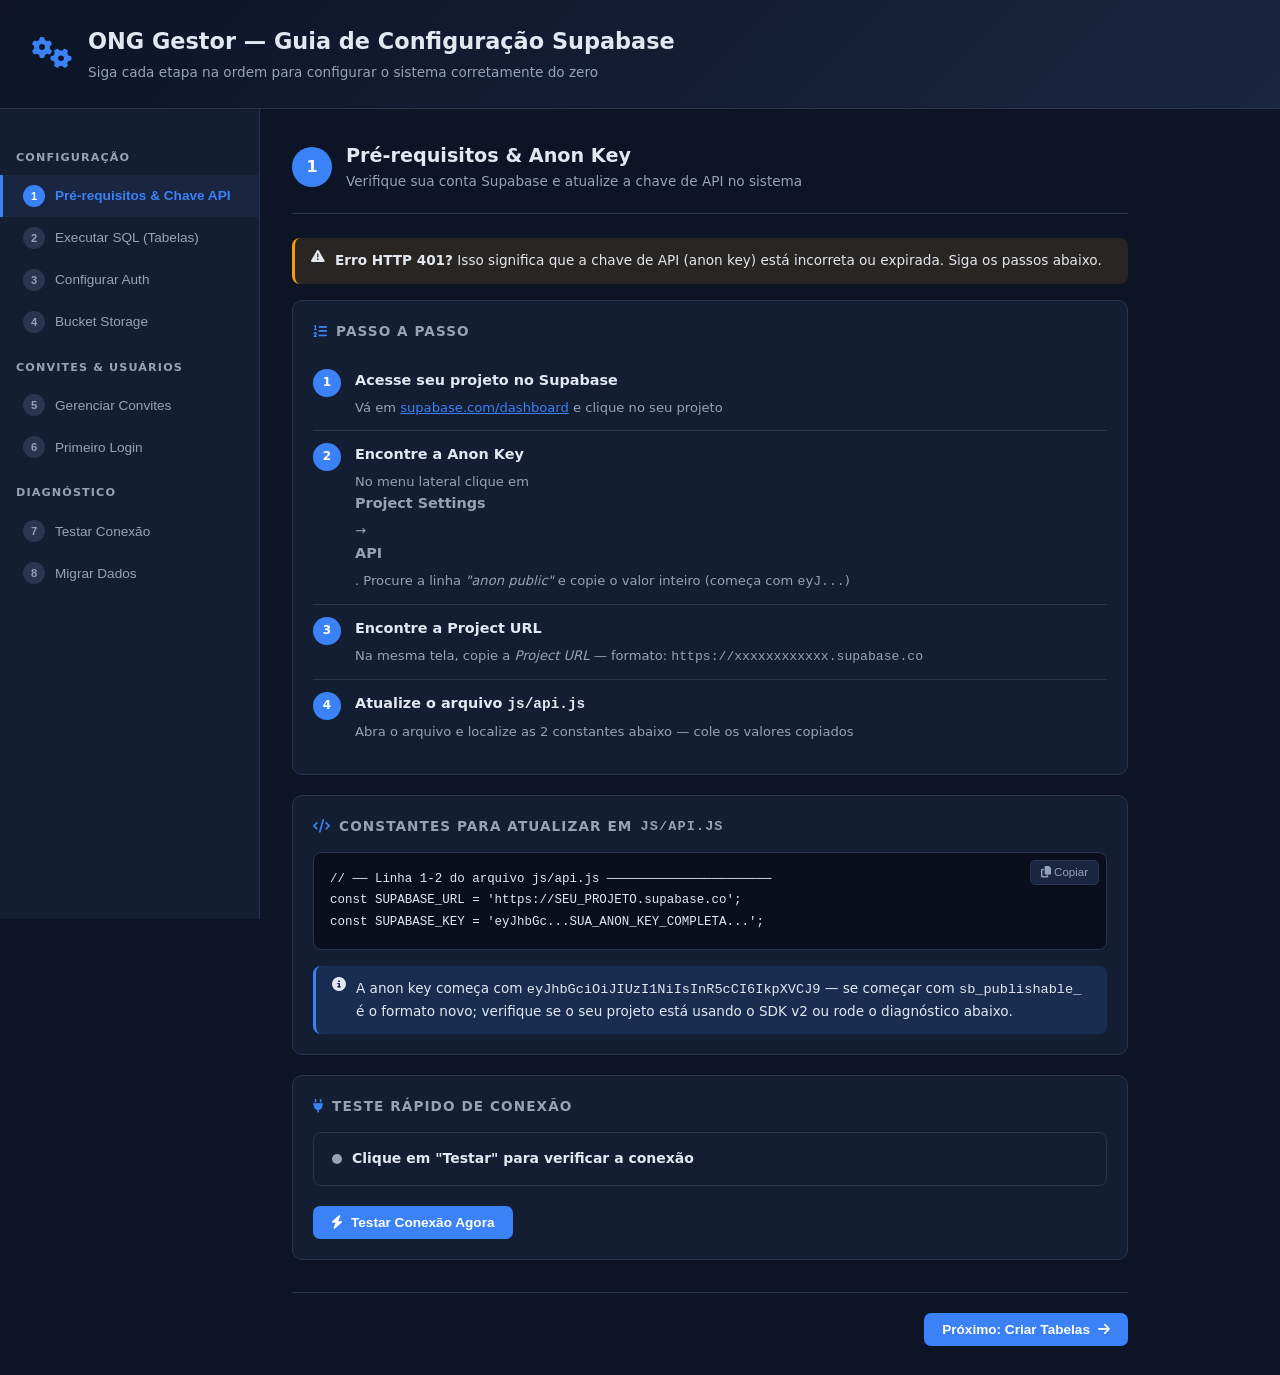
<file: setup-guide.html>
<!DOCTYPE html>
<html lang="pt-BR">
<head>
  <meta charset="UTF-8">
  <meta name="viewport" content="width=device-width, initial-scale=1.0">
  <title>ONG Gestor — Guia de Configuração Supabase</title>
  <link rel="stylesheet" href="https://cdn.jsdelivr.net/npm/@fortawesome/fontawesome-free@6.4.0/css/all.min.css">
  <style>
    :root {
      --bg: #0c1426;
      --surface: #141e33;
      --surface2: #1a2540;
      --border: #2a3550;
      --primary: #3b82f6;
      --primary-dark: #2563eb;
      --success: #10b981;
      --warning: #f59e0b;
      --danger: #ef4444;
      --text: #e2e8f0;
      --text-muted: #94a3b8;
      --code-bg: #0a0f1e;
    }
    * { box-sizing: border-box; margin: 0; padding: 0; }
    body {
      font-family: 'Segoe UI', system-ui, sans-serif;
      background: var(--bg);
      color: var(--text);
      min-height: 100vh;
      font-size: 14px;
      line-height: 1.6;
    }

    /* ── Layout ── */
    .page-header {
      background: linear-gradient(135deg, #0c1426 0%, #1a2540 100%);
      border-bottom: 1px solid var(--border);
      padding: 24px 32px;
      display: flex;
      align-items: center;
      gap: 16px;
    }
    .page-header .icon { font-size: 2rem; color: var(--primary); }
    .page-header h1 { font-size: 1.4rem; font-weight: 700; }
    .page-header p  { font-size: .85rem; color: var(--text-muted); margin-top: 2px; }

    .layout { display: grid; grid-template-columns: 260px 1fr; min-height: calc(100vh - 90px); }

    /* ── Sidebar nav ── */
    .guide-nav {
      background: var(--surface);
      border-right: 1px solid var(--border);
      padding: 24px 0;
      position: sticky;
      top: 0;
      height: calc(100vh - 90px);
      overflow-y: auto;
    }
    .nav-section { padding: 0 16px 8px; font-size: .7rem; font-weight: 700;
      color: var(--text-muted); letter-spacing: .1em; text-transform: uppercase; margin-top: 16px; }
    .nav-btn {
      display: flex; align-items: center; gap: 10px;
      width: 100%; padding: 10px 20px;
      background: none; border: none; color: var(--text-muted);
      cursor: pointer; font-size: .85rem; text-align: left;
      border-left: 3px solid transparent; transition: all .15s;
    }
    .nav-btn:hover { background: var(--surface2); color: var(--text); }
    .nav-btn.active { background: var(--surface2); color: var(--primary);
      border-left-color: var(--primary); font-weight: 600; }
    .nav-btn .step-num {
      width: 22px; height: 22px; border-radius: 50%;
      background: var(--border); color: var(--text-muted);
      font-size: .7rem; font-weight: 700; display: flex;
      align-items: center; justify-content: center; flex-shrink: 0;
    }
    .nav-btn.done .step-num { background: var(--success); color: #fff; }
    .nav-btn.active .step-num { background: var(--primary); color: #fff; }

    /* ── Main content ── */
    .guide-content { padding: 32px; max-width: 900px; }
    .section { display: none; }
    .section.active { display: block; }

    /* ── Step header ── */
    .step-header {
      display: flex; align-items: center; gap: 14px;
      margin-bottom: 24px; padding-bottom: 20px;
      border-bottom: 1px solid var(--border);
    }
    .step-badge {
      width: 40px; height: 40px; border-radius: 50%;
      background: var(--primary); color: #fff;
      font-size: 1rem; font-weight: 700;
      display: flex; align-items: center; justify-content: center;
      flex-shrink: 0;
    }
    .step-title h2 { font-size: 1.2rem; font-weight: 700; }
    .step-title p  { font-size: .85rem; color: var(--text-muted); }

    /* ── Cards ── */
    .card {
      background: var(--surface);
      border: 1px solid var(--border);
      border-radius: 10px;
      padding: 20px;
      margin-bottom: 20px;
    }
    .card-title {
      font-size: .85rem; font-weight: 700;
      color: var(--text-muted); text-transform: uppercase;
      letter-spacing: .08em; margin-bottom: 14px;
      display: flex; align-items: center; gap: 8px;
    }
    .card-title i { color: var(--primary); }

    /* ── Alerts ── */
    .alert {
      padding: 12px 16px;
      border-radius: 8px;
      margin-bottom: 16px;
      font-size: .85rem;
      display: flex; gap: 10px; align-items: flex-start;
    }
    .alert-info    { background: rgba(59,130,246,.15); border-left: 3px solid var(--primary); }
    .alert-warning { background: rgba(245,158,11,.12); border-left: 3px solid var(--warning); }
    .alert-danger  { background: rgba(239,68,68,.12);  border-left: 3px solid var(--danger);  }
    .alert-success { background: rgba(16,185,129,.12); border-left: 3px solid var(--success); }

    /* ── Code blocks ── */
    .code-wrap { position: relative; margin-bottom: 16px; }
    pre.code-block {
      background: var(--code-bg);
      border: 1px solid var(--border);
      border-radius: 8px;
      padding: 16px 50px 16px 16px;
      font-family: 'Consolas', 'Monaco', monospace;
      font-size: .78rem;
      line-height: 1.7;
      overflow-x: auto;
      white-space: pre-wrap;
      word-break: break-all;
    }
    .btn-copy {
      position: absolute; top: 8px; right: 8px;
      background: var(--surface2); border: 1px solid var(--border);
      color: var(--text-muted); padding: 5px 10px;
      border-radius: 5px; font-size: .72rem; cursor: pointer;
      transition: all .15s;
    }
    .btn-copy:hover { background: var(--primary); color: #fff; border-color: var(--primary); }

    /* ── Step list ── */
    .step-list { list-style: none; padding: 0; }
    .step-list li {
      display: flex; gap: 14px;
      padding: 12px 0;
      border-bottom: 1px solid var(--border);
    }
    .step-list li:last-child { border-bottom: none; }
    .step-list .num {
      width: 28px; height: 28px; border-radius: 50%;
      background: var(--primary); color: #fff;
      font-size: .75rem; font-weight: 700; flex-shrink: 0;
      display: flex; align-items: center; justify-content: center;
    }
    .step-list .content { flex: 1; }
    .step-list strong { display: block; font-size: .9rem; margin-bottom: 4px; }
    .step-list span { font-size: .82rem; color: var(--text-muted); }

    /* ── Tags / badges ── */
    .badge {
      display: inline-flex; align-items: center; gap: 4px;
      padding: 2px 8px; border-radius: 20px;
      font-size: .72rem; font-weight: 600;
    }
    .badge-blue   { background: rgba(59,130,246,.2);   color: #60a5fa; }
    .badge-green  { background: rgba(16,185,129,.2);   color: #34d399; }
    .badge-yellow { background: rgba(245,158,11,.2);   color: #fbbf24; }
    .badge-red    { background: rgba(239,68,68,.2);    color: #f87171; }

    .highlight { background: rgba(59,130,246,.2); color: #93c5fd;
      padding: 1px 5px; border-radius: 4px; font-family: monospace; font-size: .85em; }

    /* ── Buttons ── */
    .btn {
      display: inline-flex; align-items: center; gap: 8px;
      padding: 9px 18px; border-radius: 7px; border: none;
      font-size: .85rem; font-weight: 600; cursor: pointer;
      transition: all .15s;
    }
    .btn-primary { background: var(--primary); color: #fff; }
    .btn-primary:hover { background: var(--primary-dark); }
    .btn-success { background: var(--success); color: #fff; }
    .btn-success:hover { background: #059669; }
    .btn-danger  { background: var(--danger); color: #fff; }
    .btn-danger:hover { background: #dc2626; }
    .btn-outline {
      background: none; border: 1px solid var(--border);
      color: var(--text-muted);
    }
    .btn-outline:hover { border-color: var(--primary); color: var(--primary); }
    .btn:disabled { opacity: .5; cursor: not-allowed; }

    /* ── Input / form ── */
    .form-row { display: flex; gap: 12px; margin-bottom: 12px; }
    .form-row .form-group { flex: 1; }
    .form-group label {
      display: block; font-size: .78rem; font-weight: 600;
      color: var(--text-muted); margin-bottom: 5px; text-transform: uppercase;
    }
    .form-control {
      width: 100%; padding: 9px 12px;
      background: var(--surface2); border: 1px solid var(--border);
      border-radius: 7px; color: var(--text); font-size: .85rem;
      outline: none; transition: border-color .15s;
    }
    .form-control:focus { border-color: var(--primary); }

    /* ── Diagnostic log ── */
    #diag-log {
      background: var(--code-bg);
      border: 1px solid var(--border);
      border-radius: 8px;
      padding: 14px;
      font-family: monospace;
      font-size: .78rem;
      line-height: 1.8;
      max-height: 320px;
      overflow-y: auto;
    }
    .log-ok   { color: var(--success); }
    .log-err  { color: var(--danger); }
    .log-warn { color: var(--warning); }
    .log-info { color: var(--text-muted); }

    /* ── Convites table ── */
    .table-wrap { overflow-x: auto; border-radius: 8px; border: 1px solid var(--border); }
    table.data-table { width: 100%; border-collapse: collapse; }
    table.data-table th {
      background: var(--surface2); padding: 10px 14px;
      font-size: .75rem; font-weight: 700; text-align: left;
      color: var(--text-muted); text-transform: uppercase; letter-spacing: .05em;
    }
    table.data-table td {
      padding: 10px 14px;
      border-top: 1px solid var(--border);
      font-size: .82rem; vertical-align: middle;
    }
    table.data-table tr:hover td { background: var(--surface2); }
    .codigo-cell {
      font-family: monospace; font-size: .9rem;
      font-weight: 700; letter-spacing: 2px; color: #93c5fd;
    }

    /* ── Connection status ── */
    .conn-status {
      display: flex; align-items: center; gap: 10px;
      padding: 14px 18px; border-radius: 8px;
      border: 1px solid var(--border); margin-bottom: 20px;
    }
    .conn-dot {
      width: 10px; height: 10px; border-radius: 50%;
      background: var(--text-muted); flex-shrink: 0;
    }
    .conn-dot.ok   { background: var(--success); box-shadow: 0 0 8px var(--success); }
    .conn-dot.err  { background: var(--danger);  box-shadow: 0 0 8px var(--danger);  }
    .conn-dot.wait { background: var(--warning); animation: pulse 1s infinite; }
    @keyframes pulse { 0%,100% { opacity:1 } 50% { opacity:.4 } }

    /* ── Navigation buttons ── */
    .step-nav {
      display: flex; justify-content: space-between;
      margin-top: 32px; padding-top: 20px;
      border-top: 1px solid var(--border);
    }

    /* ── Image placeholder ── */
    .img-guide {
      border: 1px solid var(--border); border-radius: 8px;
      overflow: hidden; margin: 12px 0;
    }
    .img-guide-label {
      background: var(--surface2); padding: 8px 14px;
      font-size: .75rem; color: var(--text-muted);
      border-bottom: 1px solid var(--border);
    }
    .img-guide-body {
      padding: 20px; text-align: center; color: var(--text-muted);
      font-size: .82rem;
    }

    /* ── Path breadcrumb ── */
    .path {
      display: inline-flex; align-items: center; gap: 4px;
      font-size: .8rem; color: var(--text-muted);
    }
    .path .sep { color: var(--border); }
    .path .seg { color: var(--text); font-weight: 500; }

    /* mobile */
    @media (max-width: 768px) {
      .layout { grid-template-columns: 1fr; }
      .guide-nav { display: none; }
      .guide-content { padding: 20px; }
    }
  </style>
</head>
<body>

<!-- ══ HEADER ══ -->
<header class="page-header">
  <div class="icon"><i class="fas fa-cogs"></i></div>
  <div>
    <h1>ONG Gestor — Guia de Configuração Supabase</h1>
    <p>Siga cada etapa na ordem para configurar o sistema corretamente do zero</p>
  </div>
</header>

<div class="layout">

  <!-- ══ SIDEBAR NAV ══ -->
  <nav class="guide-nav" id="guide-nav">
    <div class="nav-section">Configuração</div>
    <button class="nav-btn active" onclick="showSection(0)">
      <span class="step-num" id="snum-0">1</span>
      Pré-requisitos &amp; Chave API
    </button>
    <button class="nav-btn" onclick="showSection(1)">
      <span class="step-num" id="snum-1">2</span>
      Executar SQL (Tabelas)
    </button>
    <button class="nav-btn" onclick="showSection(2)">
      <span class="step-num" id="snum-2">3</span>
      Configurar Auth
    </button>
    <button class="nav-btn" onclick="showSection(3)">
      <span class="step-num" id="snum-3">4</span>
      Bucket Storage
    </button>
    <div class="nav-section">Convites &amp; Usuários</div>
    <button class="nav-btn" onclick="showSection(4)">
      <span class="step-num" id="snum-4">5</span>
      Gerenciar Convites
    </button>
    <button class="nav-btn" onclick="showSection(5)">
      <span class="step-num" id="snum-5">6</span>
      Primeiro Login
    </button>
    <div class="nav-section">Diagnóstico</div>
    <button class="nav-btn" onclick="showSection(6)">
      <span class="step-num" id="snum-6">7</span>
      Testar Conexão
    </button>
    <button class="nav-btn" onclick="showSection(7)">
      <span class="step-num" id="snum-7">8</span>
      Migrar Dados
    </button>
  </nav>

  <!-- ══ CONTENT ══ -->
  <main class="guide-content">

    <!-- ════════════════════════════════════════════
         SEÇÃO 0 — PRÉ-REQUISITOS
    ════════════════════════════════════════════ -->
    <section class="section active" id="sec-0">
      <div class="step-header">
        <div class="step-badge">1</div>
        <div class="step-title">
          <h2>Pré-requisitos &amp; Anon Key</h2>
          <p>Verifique sua conta Supabase e atualize a chave de API no sistema</p>
        </div>
      </div>

      <div class="alert alert-warning">
        <i class="fas fa-exclamation-triangle"></i>
        <div><strong>Erro HTTP 401?</strong> Isso significa que a chave de API (anon key) está incorreta ou expirada. Siga os passos abaixo.</div>
      </div>

      <div class="card">
        <div class="card-title"><i class="fas fa-list-ol"></i> Passo a passo</div>
        <ol class="step-list">
          <li>
            <div class="num">1</div>
            <div class="content">
              <strong>Acesse seu projeto no Supabase</strong>
              <span>Vá em <a href="https://supabase.com/dashboard" target="_blank" style="color:var(--primary)">supabase.com/dashboard</a> e clique no seu projeto</span>
            </div>
          </li>
          <li>
            <div class="num">2</div>
            <div class="content">
              <strong>Encontre a Anon Key</strong>
              <span>No menu lateral clique em <strong>Project Settings</strong> → <strong>API</strong>. Procure a linha <em>"anon public"</em> e copie o valor inteiro (começa com <code>eyJ...</code>)</span>
            </div>
          </li>
          <li>
            <div class="num">3</div>
            <div class="content">
              <strong>Encontre a Project URL</strong>
              <span>Na mesma tela, copie a <em>Project URL</em> — formato: <code>https://xxxxxxxxxxxx.supabase.co</code></span>
            </div>
          </li>
          <li>
            <div class="num">4</div>
            <div class="content">
              <strong>Atualize o arquivo <code>js/api.js</code></strong>
              <span>Abra o arquivo e localize as 2 constantes abaixo — cole os valores copiados</span>
            </div>
          </li>
        </ol>
      </div>

      <div class="card">
        <div class="card-title"><i class="fas fa-code"></i> Constantes para atualizar em <code>js/api.js</code></div>
        <div class="code-wrap">
          <pre class="code-block" id="code-apikeys">// ── Linha 1-2 do arquivo js/api.js ──────────────────────
const SUPABASE_URL = 'https://SEU_PROJETO.supabase.co';
const SUPABASE_KEY = 'eyJhbGc...SUA_ANON_KEY_COMPLETA...';</pre>
          <button class="btn-copy" onclick="copyCode('code-apikeys')"><i class="fas fa-copy"></i> Copiar</button>
        </div>
        <div class="alert alert-info" style="margin-top:12px;margin-bottom:0;">
          <i class="fas fa-info-circle"></i>
          <div>A anon key começa com <code>eyJhbGciOiJIUzI1NiIsInR5cCI6IkpXVCJ9</code> — se começar com <code>sb_publishable_</code> é o formato novo; verifique se o seu projeto está usando o SDK v2 ou rode o diagnóstico abaixo.</div>
        </div>
      </div>

      <div class="card">
        <div class="card-title"><i class="fas fa-plug"></i> Teste rápido de conexão</div>
        <div id="conn-status-0" class="conn-status">
          <div class="conn-dot" id="conn-dot-0"></div>
          <div>
            <strong id="conn-text-0">Clique em "Testar" para verificar a conexão</strong>
            <div id="conn-detail-0" style="font-size:.78rem;color:var(--text-muted);margin-top:2px;"></div>
          </div>
        </div>
        <button class="btn btn-primary" onclick="testarConexao()">
          <i class="fas fa-bolt"></i> Testar Conexão Agora
        </button>
        <div id="conn-log" style="margin-top:14px;display:none;">
          <div id="diag-log" style=""></div>
        </div>
      </div>

      <div class="step-nav">
        <div></div>
        <button class="btn btn-primary" onclick="showSection(1)">Próximo: Criar Tabelas <i class="fas fa-arrow-right"></i></button>
      </div>
    </section>

    <!-- ════════════════════════════════════════════
         SEÇÃO 1 — EXECUTAR SQL
    ════════════════════════════════════════════ -->
    <section class="section" id="sec-1">
      <div class="step-header">
        <div class="step-badge">2</div>
        <div class="step-title">
          <h2>Executar SQL — Criação das Tabelas</h2>
          <p>Cria todas as tabelas, RLS, triggers e sistema de convites</p>
        </div>
      </div>

      <div class="alert alert-info">
        <i class="fas fa-info-circle"></i>
        <div>Este passo é o mais importante. Execute o SQL completo <strong>uma única vez</strong>. O script é idempotente (pode ser re-executado sem duplicar dados).</div>
      </div>

      <div class="card">
        <div class="card-title"><i class="fas fa-list-ol"></i> Como executar o SQL</div>
        <ol class="step-list">
          <li>
            <div class="num">1</div>
            <div class="content">
              <strong>Abra o SQL Editor no Supabase</strong>
              <span>Menu lateral → <strong>SQL Editor</strong> → clique em <strong>"+ New query"</strong></span>
            </div>
          </li>
          <li>
            <div class="num">2</div>
            <div class="content">
              <strong>Copie o conteúdo de <code>supabase_setup.sql</code></strong>
              <span>Abra o arquivo no editor de código, selecione tudo (Ctrl+A) e copie (Ctrl+C)</span>
            </div>
          </li>
          <li>
            <div class="num">3</div>
            <div class="content">
              <strong>Cole no SQL Editor e clique em RUN</strong>
              <span>Cole o código (Ctrl+V) na área de query e clique no botão verde <strong>"RUN"</strong> (ou F5)</span>
            </div>
          </li>
          <li>
            <div class="num">4</div>
            <div class="content">
              <strong>Verifique os resultados</strong>
              <span>O script retornará uma tabela mostrando todas as tabelas com <span class="badge badge-green">✓ user_id</span> e as políticas RLS ativas</span>
            </div>
          </li>
        </ol>
      </div>

      <div class="card">
        <div class="card-title"><i class="fas fa-table"></i> Tabelas que serão criadas</div>
        <div style="display:grid;grid-template-columns:repeat(auto-fill,minmax(200px,1fr));gap:8px;">
          <div style="background:var(--surface2);border:1px solid var(--border);border-radius:6px;padding:10px;">
            <div style="font-family:monospace;font-size:.8rem;color:#93c5fd;">ong_projetos</div>
            <div style="font-size:.72rem;color:var(--text-muted);margin-top:2px;">Projetos/convênios</div>
          </div>
          <div style="background:var(--surface2);border:1px solid var(--border);border-radius:6px;padding:10px;">
            <div style="font-family:monospace;font-size:.8rem;color:#93c5fd;">ong_rubricas</div>
            <div style="font-size:.72rem;color:var(--text-muted);margin-top:2px;">Rubricas orçamentárias</div>
          </div>
          <div style="background:var(--surface2);border:1px solid var(--border);border-radius:6px;padding:10px;">
            <div style="font-family:monospace;font-size:.8rem;color:#93c5fd;">ong_despesas</div>
            <div style="font-size:.72rem;color:var(--text-muted);margin-top:2px;">Lançamentos financeiros</div>
          </div>
          <div style="background:var(--surface2);border:1px solid var(--border);border-radius:6px;padding:10px;">
            <div style="font-family:monospace;font-size:.8rem;color:#93c5fd;">ong_metas</div>
            <div style="font-size:.72rem;color:var(--text-muted);margin-top:2px;">Metas físicas</div>
          </div>
          <div style="background:var(--surface2);border:1px solid var(--border);border-radius:6px;padding:10px;">
            <div style="font-family:monospace;font-size:.8rem;color:#93c5fd;">ong_cronograma</div>
            <div style="font-size:.72rem;color:var(--text-muted);margin-top:2px;">Cronograma de atividades</div>
          </div>
          <div style="background:var(--surface2);border:1px solid var(--border);border-radius:6px;padding:10px;">
            <div style="font-family:monospace;font-size:.8rem;color:#93c5fd;">ong_documentos</div>
            <div style="font-size:.72rem;color:var(--text-muted);margin-top:2px;">Documentos e anexos</div>
          </div>
          <div style="background:var(--surface2);border:1px solid var(--border);border-radius:6px;padding:10px;">
            <div style="font-family:monospace;font-size:.8rem;color:#93c5fd;">ong_auditoria</div>
            <div style="font-size:.72rem;color:var(--text-muted);margin-top:2px;">Log de auditoria MROSC</div>
          </div>
          <div style="background:var(--surface2);border:1px solid var(--border);border-radius:6px;padding:10px;">
            <div style="font-family:monospace;font-size:.8rem;color:#93c5fd;">ong_convites</div>
            <div style="font-size:.72rem;color:var(--text-muted);margin-top:2px;">Códigos de autorização</div>
          </div>
        </div>
      </div>

      <div class="card">
        <div class="card-title"><i class="fas fa-shield-alt"></i> O que o SQL configura automaticamente</div>
        <div style="display:grid;grid-template-columns:1fr 1fr;gap:10px;font-size:.82rem;">
          <div style="display:flex;gap:8px;align-items:flex-start;">
            <i class="fas fa-check" style="color:var(--success);margin-top:2px;"></i>
            <span><strong>RLS (Row Level Security)</strong> — cada ONG vê apenas seus próprios dados via <code>auth.uid() = user_id</code></span>
          </div>
          <div style="display:flex;gap:8px;align-items:flex-start;">
            <i class="fas fa-check" style="color:var(--success);margin-top:2px;"></i>
            <span><strong>Trigger automático</strong> — <code>valor_executado</code> nas rubricas é recalculado automaticamente ao lançar despesas</span>
          </div>
          <div style="display:flex;gap:8px;align-items:flex-start;">
            <i class="fas fa-check" style="color:var(--success);margin-top:2px;"></i>
            <span><strong>Auditoria</strong> — todas as mudanças em despesas, rubricas e projetos são registradas na <code>ong_auditoria</code></span>
          </div>
          <div style="display:flex;gap:8px;align-items:flex-start;">
            <i class="fas fa-check" style="color:var(--success);margin-top:2px;"></i>
            <span><strong>3 códigos iniciais</strong> de convite já criados: <code>ONG2024</code>, <code>ADMIN001</code>, <code>MROSC2024</code></span>
          </div>
        </div>
      </div>

      <div class="step-nav">
        <button class="btn btn-outline" onclick="showSection(0)"><i class="fas fa-arrow-left"></i> Anterior</button>
        <button class="btn btn-primary" onclick="showSection(2)">Próximo: Configurar Auth <i class="fas fa-arrow-right"></i></button>
      </div>
    </section>

    <!-- ════════════════════════════════════════════
         SEÇÃO 2 — CONFIGURAR AUTH
    ════════════════════════════════════════════ -->
    <section class="section" id="sec-2">
      <div class="step-header">
        <div class="step-badge">3</div>
        <div class="step-title">
          <h2>Configurar Autenticação</h2>
          <p>Ative o provedor de e-mail e configure os URLs corretos</p>
        </div>
      </div>

      <div class="card">
        <div class="card-title"><i class="fas fa-envelope"></i> Passo 1 — Ativar Email Provider</div>
        <ol class="step-list">
          <li>
            <div class="num">1</div>
            <div class="content">
              <strong>Acesse Authentication → Providers</strong>
              <span class="path"><span class="seg">Supabase Dashboard</span><span class="sep"> › </span><span class="seg">Authentication</span><span class="sep"> › </span><span class="seg">Providers</span></span>
            </div>
          </li>
          <li>
            <div class="num">2</div>
            <div class="content">
              <strong>Clique em "Email" e certifique que está habilitado</strong>
              <span>O toggle deve estar verde (ON). Habilite também a opção <strong>"Enable email confirmations"</strong> — recomendado para segurança</span>
            </div>
          </li>
        </ol>
      </div>

      <div class="card">
        <div class="card-title"><i class="fas fa-link"></i> Passo 2 — Configurar Site URL</div>
        <ol class="step-list">
          <li>
            <div class="num">1</div>
            <div class="content">
              <strong>Acesse Authentication → URL Configuration</strong>
              <span class="path"><span class="seg">Authentication</span><span class="sep"> › </span><span class="seg">URL Configuration</span></span>
            </div>
          </li>
          <li>
            <div class="num">2</div>
            <div class="content">
              <strong>Site URL</strong>
              <span>Coloque a URL onde o sistema está hospedado. Em desenvolvimento use: <code>http://localhost:3000</code></span>
            </div>
          </li>
          <li>
            <div class="num">3</div>
            <div class="content">
              <strong>Redirect URLs</strong>
              <span>Adicione a URL do seu site + <code>/index.html</code>. Em produção será algo como <code>https://seusite.genspark.site/index.html</code></span>
            </div>
          </li>
        </ol>
      </div>

      <div class="card">
        <div class="card-title"><i class="fas fa-mail-bulk"></i> Passo 3 — Template de e-mail em português</div>
        <div class="alert alert-info" style="margin-bottom:14px;">
          <i class="fas fa-info-circle"></i>
          <div>Opcional mas recomendado: personalize o e-mail de confirmação em português para seus usuários.</div>
        </div>
        <ol class="step-list">
          <li>
            <div class="num">1</div>
            <div class="content">
              <strong>Acesse Authentication → Email Templates</strong>
              <span class="path"><span class="seg">Authentication</span><span class="sep"> › </span><span class="seg">Email Templates</span></span>
            </div>
          </li>
          <li>
            <div class="num">2</div>
            <div class="content">
              <strong>Edite o template "Confirm signup"</strong>
              <span>Substitua o conteúdo pelo HTML abaixo</span>
            </div>
          </li>
        </ol>
        <div class="code-wrap">
          <pre class="code-block" id="code-email-template">&lt;h2&gt;Confirme seu cadastro — ONG Gestor&lt;/h2&gt;
&lt;p&gt;Olá! Clique no link abaixo para confirmar seu e-mail e ativar sua conta:&lt;/p&gt;
&lt;p&gt;&lt;a href="{{ .ConfirmationURL }}"&gt;✅ Confirmar meu e-mail&lt;/a&gt;&lt;/p&gt;
&lt;p style="color:#666;font-size:12px;"&gt;Se você não solicitou este cadastro, ignore este e-mail.&lt;/p&gt;</pre>
          <button class="btn-copy" onclick="copyCode('code-email-template')"><i class="fas fa-copy"></i> Copiar</button>
        </div>
      </div>

      <div class="step-nav">
        <button class="btn btn-outline" onclick="showSection(1)"><i class="fas fa-arrow-left"></i> Anterior</button>
        <button class="btn btn-primary" onclick="showSection(3)">Próximo: Bucket Storage <i class="fas fa-arrow-right"></i></button>
      </div>
    </section>

    <!-- ════════════════════════════════════════════
         SEÇÃO 3 — BUCKET STORAGE
    ════════════════════════════════════════════ -->
    <section class="section" id="sec-3">
      <div class="step-header">
        <div class="step-badge">4</div>
        <div class="step-title">
          <h2>Criar Bucket de Storage</h2>
          <p>Para armazenar notas fiscais, documentos e logos das ONGs</p>
        </div>
      </div>

      <div class="alert alert-warning">
        <i class="fas fa-exclamation-triangle"></i>
        <div>O bucket <strong>precisa ser criado manualmente</strong> pelo dashboard do Supabase — não é possível criar via SQL. O SQL já criou as políticas de acesso.</div>
      </div>

      <div class="card">
        <div class="card-title"><i class="fas fa-list-ol"></i> Como criar o bucket</div>
        <ol class="step-list">
          <li>
            <div class="num">1</div>
            <div class="content">
              <strong>Acesse Storage no Supabase</strong>
              <span class="path"><span class="seg">Supabase Dashboard</span><span class="sep"> › </span><span class="seg">Storage</span></span>
            </div>
          </li>
          <li>
            <div class="num">2</div>
            <div class="content">
              <strong>Clique em "New bucket"</strong>
              <span>Botão no canto superior direito ou "+ New bucket"</span>
            </div>
          </li>
          <li>
            <div class="num">3</div>
            <div class="content">
              <strong>Nome do bucket: <code>ong-arquivos</code></strong>
              <span>⚠ Digite <strong>exatamente</strong> esse nome (com hífen, sem espaços, tudo minúsculo)</span>
            </div>
          </li>
          <li>
            <div class="num">4</div>
            <div class="content">
              <strong>Configurações do bucket</strong>
              <span>Deixe <strong>Private</strong> (não público) — as políticas RLS já controlam o acesso por usuário</span>
            </div>
          </li>
          <li>
            <div class="num">5</div>
            <div class="content">
              <strong>Tamanho máximo de arquivo</strong>
              <span>Recomendado: <strong>10 MB</strong> (suficiente para PDFs e imagens de NF)</span>
            </div>
          </li>
          <li>
            <div class="num">6</div>
            <div class="content">
              <strong>Clique em "Save" ou "Create bucket"</strong>
              <span>O bucket aparecerá na lista com o ícone de pasta</span>
            </div>
          </li>
        </ol>
      </div>

      <div class="card">
        <div class="card-title"><i class="fas fa-folder-tree"></i> Estrutura de pastas no bucket</div>
        <p style="font-size:.82rem;color:var(--text-muted);margin-bottom:12px;">As pastas são criadas automaticamente ao fazer o primeiro upload:</p>
        <div class="code-wrap">
          <pre class="code-block">ong-arquivos/
├── {user_id}/
│   ├── nf/          ← Notas Fiscais (PDF, JPG, PNG)
│   ├── logos/       ← Logos das ONGs (PNG, JPG)
│   └── documentos/  ← Documentos e anexos (PDF, DOC)</pre>
          <button class="btn-copy" onclick="copyCode(this.previousElementSibling)"><i class="fas fa-copy"></i></button>
        </div>
      </div>

      <div class="step-nav">
        <button class="btn btn-outline" onclick="showSection(2)"><i class="fas fa-arrow-left"></i> Anterior</button>
        <button class="btn btn-primary" onclick="showSection(4)">Próximo: Gerenciar Convites <i class="fas fa-arrow-right"></i></button>
      </div>
    </section>

    <!-- ════════════════════════════════════════════
         SEÇÃO 4 — GERENCIAR CONVITES
    ════════════════════════════════════════════ -->
    <section class="section" id="sec-4">
      <div class="step-header">
        <div class="step-badge">5</div>
        <div class="step-title">
          <h2>Sistema de Convites — Autorizar Cadastros</h2>
          <p>Controle quem pode criar conta no sistema usando códigos de convite</p>
        </div>
      </div>

      <div class="alert alert-info">
        <i class="fas fa-info-circle"></i>
        <div>
          <strong>Como funciona:</strong> Para criar conta no ONG Gestor, o usuário precisa de um
          <strong>código de convite válido</strong>. Você gera os códigos aqui e distribui para as ONGs que terão acesso.
          Cada código é de <strong>uso único</strong> — após o primeiro cadastro, é desativado automaticamente.
        </div>
      </div>

      <!-- Connection check for convites -->
      <div id="conn-convites" class="conn-status" style="display:none;">
        <div class="conn-dot wait" id="dot-convites"></div>
        <div id="text-convites">Verificando conexão...</div>
      </div>

      <!-- Convites manager tabs -->
      <div style="display:flex;gap:8px;margin-bottom:20px;border-bottom:1px solid var(--border);padding-bottom:0;">
        <button class="tab-btn active" id="tab-listar" onclick="switchTab('listar')"
          style="padding:10px 16px;background:none;border:none;border-bottom:2px solid var(--primary);color:var(--primary);font-weight:600;cursor:pointer;font-size:.85rem;">
          <i class="fas fa-list"></i> Listar Convites
        </button>
        <button class="tab-btn" id="tab-criar" onclick="switchTab('criar')"
          style="padding:10px 16px;background:none;border:none;border-bottom:2px solid transparent;color:var(--text-muted);cursor:pointer;font-size:.85rem;">
          <i class="fas fa-plus"></i> Criar Convite
        </button>
        <button class="tab-btn" id="tab-sql" onclick="switchTab('sql')"
          style="padding:10px 16px;background:none;border:none;border-bottom:2px solid transparent;color:var(--text-muted);cursor:pointer;font-size:.85rem;">
          <i class="fas fa-terminal"></i> Via SQL
        </button>
      </div>

      <!-- Tab: Listar -->
      <div id="tab-content-listar">
        <div style="display:flex;justify-content:space-between;align-items:center;margin-bottom:12px;">
          <span style="font-size:.85rem;color:var(--text-muted);" id="convites-count">–</span>
          <button class="btn btn-outline" onclick="carregarConvites()" style="font-size:.8rem;padding:7px 14px;">
            <i class="fas fa-sync"></i> Atualizar
          </button>
        </div>
        <div id="conv-loading" style="text-align:center;padding:24px;color:var(--text-muted);">
          <i class="fas fa-spinner fa-spin"></i> Carregando convites...
        </div>
        <div id="conv-table-wrap" class="table-wrap" style="display:none;">
          <table class="data-table">
            <thead>
              <tr>
                <th>Código</th>
                <th>Perfil</th>
                <th>Status</th>
                <th>ONG_ID</th>
                <th>E-mail destino</th>
                <th>Expira em</th>
                <th>Descrição</th>
                <th>Ações</th>
              </tr>
            </thead>
            <tbody id="conv-tbody"></tbody>
          </table>
        </div>
        <div id="conv-empty" style="display:none;text-align:center;padding:32px;color:var(--text-muted);">
          <i class="fas fa-ticket-alt" style="font-size:2rem;opacity:.3;display:block;margin-bottom:10px;"></i>
          Nenhum convite encontrado. Crie um na aba "Criar Convite".
        </div>
        <div id="conv-error" style="display:none;" class="alert alert-danger">
          <i class="fas fa-exclamation-circle"></i>
          <div id="conv-error-msg"></div>
        </div>
      </div>

      <!-- Tab: Criar -->
      <div id="tab-content-criar" style="display:none;">
        <div class="card">
          <div class="card-title"><i class="fas fa-plus-circle"></i> Novo código de convite</div>

          <!-- Role info cards -->
          <div style="display:grid;grid-template-columns:1fr 1fr 1fr;gap:8px;margin-bottom:16px;">
            <div style="background:rgba(59,130,246,.1);border:1px solid rgba(59,130,246,.3);border-radius:8px;padding:10px;">
              <div style="font-size:.78rem;font-weight:700;color:#60a5fa;margin-bottom:4px;"><i class="fas fa-user-shield"></i> ADMIN</div>
              <div style="font-size:.72rem;color:var(--text-muted);">Acesso total: criar, editar, excluir, ver Setup e Diagnóstico</div>
            </div>
            <div style="background:rgba(16,185,129,.1);border:1px solid rgba(16,185,129,.3);border-radius:8px;padding:10px;">
              <div style="font-size:.78rem;font-weight:700;color:#34d399;margin-bottom:4px;"><i class="fas fa-user-tie"></i> PARCEIRO</div>
              <div style="font-size:.72rem;color:var(--text-muted);">Lançar e editar dados. Não pode excluir nem ver configurações</div>
            </div>
            <div style="background:rgba(245,158,11,.1);border:1px solid rgba(245,158,11,.3);border-radius:8px;padding:10px;">
              <div style="font-size:.78rem;font-weight:700;color:#fbbf24;margin-bottom:4px;"><i class="fas fa-eye"></i> VISUALIZADOR</div>
              <div style="font-size:.72rem;color:var(--text-muted);">Somente consulta. Dashboard, projetos e prestação de contas</div>
            </div>
          </div>

          <div class="form-row">
            <div class="form-group">
              <label>Código <span style="color:var(--danger)">*</span></label>
              <input type="text" class="form-control" id="new-codigo"
                     placeholder="Ex: ADMIN2025" maxlength="30"
                     style="text-transform:uppercase;letter-spacing:2px;font-weight:600;"
                     oninput="this.value=this.value.toUpperCase()">
            </div>
            <div class="form-group" style="flex:.4;min-width:120px;">
              <label>Ou gerar aleatório</label>
              <button class="btn btn-outline" onclick="gerarCodigoAleatorio()" style="width:100%;">
                <i class="fas fa-dice"></i> Gerar
              </button>
            </div>
          </div>
          <div class="form-group" style="margin-bottom:12px;">
            <label>Perfil de Acesso <span style="color:var(--danger)">*</span></label>
            <select class="form-control" id="new-role">
              <option value="ADMIN">🛡️ ADMIN — Acesso total</option>
              <option value="PARCEIRO">👔 PARCEIRO — Lançar dados (sem excluir)</option>
              <option value="VISUALIZADOR" selected>👁️ VISUALIZADOR — Somente leitura</option>
            </select>
          </div>
          <!-- ong_id: identifica a qual ONG o convidado pertencerá -->
          <div class="form-group" style="margin-bottom:12px;">
            <label style="display:flex;align-items:center;gap:6px;">
              <i class="fas fa-building" style="color:var(--primary);"></i>
              ONG_ID (UUID da ONG) <span style="color:var(--danger)">*</span>
              <span style="font-size:.7rem;color:var(--text-muted);font-weight:400;">— isola os dados da ONG</span>
            </label>
            <div style="display:flex;gap:8px;">
              <input type="text" class="form-control" id="new-ong-id"
                     placeholder="Cole aqui o UUID da ONG (ex: da sua conta de Admin)"
                     style="font-family:monospace;font-size:.8rem;flex:1;">
              <button class="btn btn-outline" onclick="preencherOngIdAtual()" title="Usar meu user_id como ong_id" style="flex-shrink:0;padding:0 12px;">
                <i class="fas fa-user-tag"></i> Meu ID
              </button>
            </div>
            <small style="color:var(--text-muted);font-size:.7rem;margin-top:3px;display:block;">
              💡 O ong_id define quais dados o usuário convidado poderá ver. Use o <strong>user_id do ADMIN</strong> da ONG para todos os convites da mesma ONG.
            </small>
          </div>
          <div class="form-row">
            <div class="form-group">
              <label>E-mail destino (opcional)</label>
              <input type="email" class="form-control" id="new-email"
                     placeholder="Deixe vazio para aceitar qualquer e-mail">
            </div>
            <div class="form-group">
              <label>Expira em (opcional)</label>
              <input type="date" class="form-control" id="new-expira">
            </div>
          </div>
          <div class="form-group" style="margin-bottom:16px;">
            <label>Descrição</label>
            <input type="text" class="form-control" id="new-descricao"
                   placeholder="Ex: Convite para Instituto ABC">
          </div>
          <div id="criar-msg" style="font-size:.82rem;min-height:16px;margin-bottom:12px;"></div>
          <button class="btn btn-success" onclick="criarConvite()" id="btn-criar-convite">
            <i class="fas fa-save"></i> Criar Convite
          </button>
        </div>
      </div>

      <!-- Tab: SQL -->
      <div id="tab-content-sql" style="display:none;">
        <div class="card">
          <div class="card-title"><i class="fas fa-terminal"></i> Gerenciar convites diretamente via SQL</div>
          <p style="font-size:.82rem;color:var(--text-muted);margin-bottom:14px;">
            Execute os comandos abaixo no <strong>SQL Editor</strong> do Supabase para gerenciar convites sem precisar de autenticação:
          </p>

          <p style="font-size:.82rem;margin-bottom:6px;font-weight:600;">▶ Criar convite simples:</p>
          <div class="code-wrap">
            <pre class="code-block" id="sql-criar-convite">INSERT INTO public.ong_convites (codigo, ativo, descricao, expira_em)
VALUES ('MEU_CODIGO', true, 'Descrição do convite', NOW() + INTERVAL '30 days');</pre>
            <button class="btn-copy" onclick="copyCode('sql-criar-convite')"><i class="fas fa-copy"></i> Copiar</button>
          </div>

          <p style="font-size:.82rem;margin-bottom:6px;font-weight:600;">▶ Criar convite para e-mail específico:</p>
          <div class="code-wrap">
            <pre class="code-block" id="sql-criar-email">INSERT INTO public.ong_convites (codigo, ativo, email_destino, descricao, expira_em)
VALUES ('ONG_EXCLUSIVO', true, 'contato@ong.org.br', 'Convite exclusivo', NOW() + INTERVAL '7 days');</pre>
            <button class="btn-copy" onclick="copyCode('sql-criar-email')"><i class="fas fa-copy"></i> Copiar</button>
          </div>

          <p style="font-size:.82rem;margin-bottom:6px;font-weight:600;">▶ Listar todos os convites:</p>
          <div class="code-wrap">
            <pre class="code-block" id="sql-listar">SELECT codigo, ativo, email_destino, expira_em, usado_por, usado_em, descricao
FROM public.ong_convites
ORDER BY criado_em DESC;</pre>
            <button class="btn-copy" onclick="copyCode('sql-listar')"><i class="fas fa-copy"></i> Copiar</button>
          </div>

          <p style="font-size:.82rem;margin-bottom:6px;font-weight:600;">▶ Revogar/desativar um convite:</p>
          <div class="code-wrap">
            <pre class="code-block" id="sql-revogar">UPDATE public.ong_convites SET ativo = false WHERE codigo = 'MEU_CODIGO';</pre>
            <button class="btn-copy" onclick="copyCode('sql-revogar')"><i class="fas fa-copy"></i> Copiar</button>
          </div>

          <p style="font-size:.82rem;margin-bottom:6px;font-weight:600;">▶ Gerar 5 convites aleatórios de uma vez:</p>
          <div class="code-wrap">
            <pre class="code-block" id="sql-batch">INSERT INTO public.ong_convites (codigo, ativo, descricao, expira_em)
SELECT
  'ONG' || UPPER(SUBSTRING(gen_random_uuid()::text, 1, 8)),
  true,
  'Convite em lote #' || gs,
  NOW() + INTERVAL '90 days'
FROM generate_series(1, 5) AS gs;</pre>
            <button class="btn-copy" onclick="copyCode('sql-batch')"><i class="fas fa-copy"></i> Copiar</button>
          </div>
        </div>
      </div>

      <div class="step-nav">
        <button class="btn btn-outline" onclick="showSection(3)"><i class="fas fa-arrow-left"></i> Anterior</button>
        <button class="btn btn-primary" onclick="showSection(5)">Próximo: Primeiro Login <i class="fas fa-arrow-right"></i></button>
      </div>
    </section>

    <!-- ════════════════════════════════════════════
         SEÇÃO 5 — PRIMEIRO LOGIN
    ════════════════════════════════════════════ -->
    <section class="section" id="sec-5">
      <div class="step-header">
        <div class="step-badge">6</div>
        <div class="step-title">
          <h2>Primeiro Login e Cadastro</h2>
          <p>Como criar a primeira conta e acessar o sistema</p>
        </div>
      </div>

      <div class="card">
        <div class="card-title"><i class="fas fa-user-plus"></i> Fluxo de cadastro</div>
        <ol class="step-list">
          <li>
            <div class="num">1</div>
            <div class="content">
              <strong>Acesse o ONG Gestor (<code>index.html</code>)</strong>
              <span>A tela de login aparecerá automaticamente</span>
            </div>
          </li>
          <li>
            <div class="num">2</div>
            <div class="content">
              <strong>Clique em "Criar conta gratuita"</strong>
              <span>O painel de cadastro será exibido</span>
            </div>
          </li>
          <li>
            <div class="num">3</div>
            <div class="content">
              <strong>Preencha: Nome da ONG, E-mail, Senha</strong>
              <span>A senha deve ter no mínimo 6 caracteres</span>
            </div>
          </li>
          <li>
            <div class="num">4</div>
            <div class="content">
              <strong>Insira o Código de Convite</strong>
              <span>Use um dos códigos criados: <span class="highlight">ONG2024</span> ou <span class="highlight">ADMIN001</span></span>
            </div>
          </li>
          <li>
            <div class="num">5</div>
            <div class="content">
              <strong>Clique em "Criar Conta"</strong>
              <span>Se a confirmação de e-mail estiver ativada, verifique sua caixa de entrada e clique no link de confirmação</span>
            </div>
          </li>
          <li>
            <div class="num">6</div>
            <div class="content">
              <strong>Faça login</strong>
              <span>Após confirmar o e-mail, volte ao sistema e faça login com e-mail e senha</span>
            </div>
          </li>
        </ol>
      </div>

      <div class="card">
        <div class="card-title"><i class="fas fa-lightbulb"></i> Dica: Desativar confirmação de e-mail (dev)</div>
        <div class="alert alert-warning" style="margin-bottom:12px;">
          <i class="fas fa-exclamation-triangle"></i>
          <div>Em ambiente de desenvolvimento, você pode desativar a confirmação de e-mail para agilizar testes. <strong>Não faça isso em produção.</strong></div>
        </div>
        <ol class="step-list">
          <li>
            <div class="num">1</div>
            <div class="content">
              <strong>Acesse Authentication → Providers → Email</strong>
              <span></span>
            </div>
          </li>
          <li>
            <div class="num">2</div>
            <div class="content">
              <strong>Desative "Enable email confirmations"</strong>
              <span>O usuário será logado imediatamente após o cadastro</span>
            </div>
          </li>
        </ol>
      </div>

      <div class="card">
        <div class="card-title"><i class="fas fa-key"></i> Recuperar senha</div>
        <p style="font-size:.82rem;color:var(--text-muted);">
          Na tela de login, clique em <strong>"Esqueci minha senha"</strong>. Um e-mail com link de redefinição será enviado automaticamente via Supabase Auth.
        </p>
      </div>

      <div class="step-nav">
        <button class="btn btn-outline" onclick="showSection(4)"><i class="fas fa-arrow-left"></i> Anterior</button>
        <button class="btn btn-primary" onclick="showSection(6)">Próximo: Testar Conexão <i class="fas fa-arrow-right"></i></button>
      </div>
    </section>

    <!-- ════════════════════════════════════════════
         SEÇÃO 6 — DIAGNÓSTICO
    ════════════════════════════════════════════ -->
    <section class="section" id="sec-6">
      <div class="step-header">
        <div class="step-badge">7</div>
        <div class="step-title">
          <h2>Diagnóstico de Conexão</h2>
          <p>Verifica todos os componentes do sistema automaticamente</p>
        </div>
      </div>

      <div class="card">
        <div class="card-title"><i class="fas fa-stethoscope"></i> Diagnóstico completo</div>
        <button class="btn btn-primary" onclick="runDiagnostico()" id="btn-diag" style="margin-bottom:16px;">
          <i class="fas fa-play"></i> Executar Diagnóstico
        </button>
        <div id="diag-results" style="display:none;">
          <div id="diag-log-full"></div>
        </div>
      </div>

      <div class="card">
        <div class="card-title"><i class="fas fa-question-circle"></i> Soluções para erros comuns</div>
        <div style="border:1px solid var(--border);border-radius:8px;overflow:hidden;">
          <div class="error-item" style="padding:14px;border-bottom:1px solid var(--border);">
            <div style="display:flex;align-items:center;gap:8px;margin-bottom:6px;">
              <span class="badge badge-red">HTTP 401</span>
              <strong style="font-size:.88rem;">Unauthorized</strong>
            </div>
            <p style="font-size:.82rem;color:var(--text-muted);">Anon key incorreta ou expirada. Vá em <strong>Project Settings → API</strong> e copie a nova <em>anon public key</em>. Atualize em <code>js/api.js</code>.</p>
          </div>
          <div class="error-item" style="padding:14px;border-bottom:1px solid var(--border);">
            <div style="display:flex;align-items:center;gap:8px;margin-bottom:6px;">
              <span class="badge badge-red">HTTP 404</span>
              <strong style="font-size:.88rem;">Not Found</strong>
            </div>
            <p style="font-size:.82rem;color:var(--text-muted);">Tabela não existe. Execute o SQL completo (<code>supabase_setup.sql</code>) no SQL Editor do Supabase.</p>
          </div>
          <div class="error-item" style="padding:14px;border-bottom:1px solid var(--border);">
            <div style="display:flex;align-items:center;gap:8px;margin-bottom:6px;">
              <span class="badge badge-yellow">HTTP 406</span>
              <strong style="font-size:.88rem;">Not Acceptable</strong>
            </div>
            <p style="font-size:.82rem;color:var(--text-muted);">Header <code>Accept</code> incorreto. Certifique que o código está enviando <code>Accept: application/json</code>.</p>
          </div>
          <div class="error-item" style="padding:14px;border-bottom:1px solid var(--border);">
            <div style="display:flex;align-items:center;gap:8px;margin-bottom:6px;">
              <span class="badge badge-red">HTTP 403</span>
              <strong style="font-size:.88rem;">Forbidden (RLS)</strong>
            </div>
            <p style="font-size:.82rem;color:var(--text-muted);">RLS bloqueando acesso. Certifique que o usuário está logado e que o <code>user_id</code> está preenchido nos registros. Execute a migração de dados se necessário.</p>
          </div>
          <div class="error-item" style="padding:14px;">
            <div style="display:flex;align-items:center;gap:8px;margin-bottom:6px;">
              <span class="badge badge-red">CORS Error</span>
              <strong style="font-size:.88rem;">Cross-Origin Request Blocked</strong>
            </div>
            <p style="font-size:.82rem;color:var(--text-muted);">URL do projeto Supabase incorreta em <code>js/api.js</code>. Verifique a <code>SUPABASE_URL</code> — não pode ter barra no final.</p>
          </div>
        </div>
      </div>

      <div class="step-nav">
        <button class="btn btn-outline" onclick="showSection(5)"><i class="fas fa-arrow-left"></i> Anterior</button>
        <button class="btn btn-primary" onclick="showSection(7)">Próximo: Migrar Dados <i class="fas fa-arrow-right"></i></button>
      </div>
    </section>

    <!-- ════════════════════════════════════════════
         SEÇÃO 7 — MIGRAÇÃO DE DADOS
    ════════════════════════════════════════════ -->
    <section class="section" id="sec-7">
      <div class="step-header">
        <div class="step-badge">8</div>
        <div class="step-title">
          <h2>Migrar Dados Existentes</h2>
          <p>Se você já tinha dados sem user_id, vincule-os ao seu usuário</p>
        </div>
      </div>

      <div class="alert alert-info">
        <i class="fas fa-info-circle"></i>
        <div><strong>Só execute se necessário:</strong> se o banco estava vazio antes da configuração, pule esta etapa. Esta migração é para quem já tinha dados inseridos antes de ativar o RLS.</div>
      </div>

      <div class="card">
        <div class="card-title"><i class="fas fa-database"></i> Buscar User ID</div>
        <p style="font-size:.82rem;color:var(--text-muted);margin-bottom:12px;">
          Primeiro, obtenha o UUID do seu usuário no Supabase:
        </p>
        <div class="code-wrap">
          <pre class="code-block" id="sql-get-uid">-- Execute no SQL Editor para ver seus usuários
SELECT id, email, created_at
FROM auth.users
ORDER BY created_at DESC
LIMIT 10;</pre>
          <button class="btn-copy" onclick="copyCode('sql-get-uid')"><i class="fas fa-copy"></i> Copiar</button>
        </div>
      </div>

      <div class="card">
        <div class="card-title"><i class="fas fa-exchange-alt"></i> Script de Migração</div>
        <p style="font-size:.82rem;color:var(--text-muted);margin-bottom:8px;">
          Substitua <code>SEU_USER_ID_AQUI</code> pelo UUID obtido acima e execute no SQL Editor:
        </p>
        <div class="code-wrap">
          <pre class="code-block" id="sql-migrar">DO $$
DECLARE
  v_uid UUID := 'SEU_USER_ID_AQUI';
BEGIN
  -- Migra todos os registros sem user_id para o seu usuário
  UPDATE public.ong_projetos        SET user_id = v_uid WHERE user_id IS NULL;
  UPDATE public.ong_rubricas        SET user_id = v_uid WHERE user_id IS NULL;
  UPDATE public.ong_despesas        SET user_id = v_uid WHERE user_id IS NULL;
  UPDATE public.ong_metas           SET user_id = v_uid WHERE user_id IS NULL;
  UPDATE public.ong_cronograma      SET user_id = v_uid WHERE user_id IS NULL;
  UPDATE public.ong_documentos      SET user_id = v_uid WHERE user_id IS NULL;
  UPDATE public.ong_fases           SET user_id = v_uid WHERE user_id IS NULL;
  UPDATE public.ong_plano_aplicacao SET user_id = v_uid WHERE user_id IS NULL;

  RAISE NOTICE '✅ Migração concluída para user_id: %', v_uid;
END $$;</pre>
          <button class="btn-copy" onclick="copyCode('sql-migrar')"><i class="fas fa-copy"></i> Copiar</button>
        </div>
      </div>

      <div class="card">
        <div class="card-title"><i class="fas fa-check-double"></i> Verificação pós-migração</div>
        <div class="code-wrap">
          <pre class="code-block" id="sql-verify">-- Verifica se ainda há registros sem user_id
SELECT
  'ong_projetos' AS tabela,
  COUNT(*) FILTER (WHERE user_id IS NULL) AS sem_uid,
  COUNT(*) AS total
FROM public.ong_projetos
UNION ALL SELECT 'ong_rubricas', COUNT(*) FILTER (WHERE user_id IS NULL), COUNT(*) FROM public.ong_rubricas
UNION ALL SELECT 'ong_despesas', COUNT(*) FILTER (WHERE user_id IS NULL), COUNT(*) FROM public.ong_despesas
UNION ALL SELECT 'ong_metas',    COUNT(*) FILTER (WHERE user_id IS NULL), COUNT(*) FROM public.ong_metas;
-- sem_uid deve ser 0 em todas as linhas</pre>
          <button class="btn-copy" onclick="copyCode('sql-verify')"><i class="fas fa-copy"></i> Copiar</button>
        </div>
      </div>

      <div class="card" style="background:rgba(16,185,129,.08);border-color:var(--success);">
        <div class="card-title" style="color:var(--success);"><i class="fas fa-flag-checkered"></i> Configuração concluída!</div>
        <p style="font-size:.88rem;">Se chegou até aqui e todos os testes passaram, o sistema está pronto para uso.</p>
        <div style="margin-top:14px;display:flex;gap:10px;flex-wrap:wrap;">
          <a href="index.html" class="btn btn-success" style="text-decoration:none;">
            <i class="fas fa-rocket"></i> Abrir ONG Gestor
          </a>
          <button class="btn btn-outline" onclick="showSection(6)">
            <i class="fas fa-stethoscope"></i> Rodar Diagnóstico Final
          </button>
        </div>
      </div>

      <div class="step-nav">
        <button class="btn btn-outline" onclick="showSection(6)"><i class="fas fa-arrow-left"></i> Anterior</button>
        <a href="index.html" class="btn btn-success" style="text-decoration:none;">
          <i class="fas fa-rocket"></i> Ir para o Sistema
        </a>
      </div>
    </section>

  </main>
</div><!-- /layout -->

<script>
// ══════════════════════════════════════════════════════
// Configurações — lidas do api.js dinamicamente se possível
// ══════════════════════════════════════════════════════
let SUPABASE_URL = '';
let SUPABASE_KEY = '';

// Tenta carregar do api.js via fetch
async function loadConfig() {
  try {
    const res = await fetch('js/api.js');
    const txt = await res.text();
    const urlMatch = txt.match(/SUPABASE_URL\s*=\s*['"`]([^'"`]+)['"`]/);
    const keyMatch = txt.match(/SUPABASE_KEY\s*=\s*['"`]([^'"`]+)['"`]/);
    if (urlMatch) {
      // Remove sufixos /rest/v1, /auth/v1 etc para obter a URL base
      SUPABASE_URL = urlMatch[1].trim().replace(/\/(rest|auth|storage)(\/v1)?.*$/, '');
    }
    if (keyMatch) SUPABASE_KEY = keyMatch[1].trim();
    return !!(SUPABASE_URL && SUPABASE_KEY);
  } catch (e) {
    return false;
  }
}

// ══════════════════════════════════════════════════════
// Navegação
// ══════════════════════════════════════════════════════
let currentSection = 0;
const totalSections = 8;
const sectionDone = new Array(totalSections).fill(false);

function showSection(idx) {
  document.querySelectorAll('.section').forEach((s, i) => {
    s.classList.toggle('active', i === idx);
  });
  document.querySelectorAll('.nav-btn').forEach((b, i) => {
    b.classList.toggle('active', i === idx);
  });
  currentSection = idx;
  window.scrollTo({ top: 0, behavior: 'smooth' });

  // Ações ao abrir seção
  if (idx === 4) {
    carregarConvites();
  }
}

// ══════════════════════════════════════════════════════
// Copy to clipboard
// ══════════════════════════════════════════════════════
function copyCode(idOrEl) {
  const el = typeof idOrEl === 'string' ? document.getElementById(idOrEl) : idOrEl.previousElementSibling;
  const text = el ? el.textContent : '';
  navigator.clipboard.writeText(text).then(() => {
    const btn = typeof idOrEl === 'string'
      ? document.querySelector(`#${idOrEl} + .btn-copy, [onclick*="${idOrEl}"]`)
      : idOrEl;
    if (btn) {
      const orig = btn.innerHTML;
      btn.innerHTML = '<i class="fas fa-check"></i> Copiado!';
      btn.style.background = 'var(--success)';
      btn.style.color = '#fff';
      setTimeout(() => { btn.innerHTML = orig; btn.style.background = ''; btn.style.color = ''; }, 2000);
    }
  }).catch(() => {
    // fallback
    const ta = document.createElement('textarea');
    ta.value = text;
    document.body.appendChild(ta);
    ta.select();
    document.execCommand('copy');
    ta.remove();
  });
}

// ══════════════════════════════════════════════════════
// Teste de conexão (Seção 0)
// ══════════════════════════════════════════════════════
async function testarConexao() {
  const dot    = document.getElementById('conn-dot-0');
  const text   = document.getElementById('conn-text-0');
  const detail = document.getElementById('conn-detail-0');
  const logWrap = document.getElementById('conn-log');
  const logEl  = document.getElementById('diag-log');

  dot.className = 'conn-dot wait';
  text.textContent = 'Testando conexão...';
  detail.textContent = '';
  logWrap.style.display = 'block';
  logEl.innerHTML = '';

  const ok = await loadConfig();
  const addLog = (msg, cls) => {
    const d = document.createElement('div');
    d.className = cls;
    d.innerHTML = `${new Date().toLocaleTimeString('pt-BR')} — ${msg}`;
    logEl.appendChild(d);
    logEl.scrollTop = logEl.scrollHeight;
  };

  if (!ok || !SUPABASE_URL || SUPABASE_URL.includes('SEU_PROJETO')) {
    dot.className = 'conn-dot err';
    text.textContent = 'Configuração incompleta';
    detail.textContent = 'SUPABASE_URL ou SUPABASE_KEY não configurados em js/api.js';
    addLog('❌ SUPABASE_URL não configurado — edite js/api.js', 'log-err');
    return;
  }

  addLog(`🔍 URL: ${SUPABASE_URL}`, 'log-info');
  addLog(`🔑 Key: ${SUPABASE_KEY.substring(0,30)}...`, 'log-info');

  // Teste 1: Auth API — endpoint público que responde 200 para qualquer anon key válida
  try {
    addLog('📡 Testando validade da Anon Key via Auth API...', 'log-info');
    const r = await fetch(`${SUPABASE_URL}/auth/v1/settings`, {
      headers: { 'apikey': SUPABASE_KEY }
    });
    if (r.ok) {
      addLog(`✅ Anon Key válida — Auth API OK (HTTP ${r.status})`, 'log-ok');
    } else if (r.status === 401 || r.status === 403) {
      addLog(`❌ HTTP ${r.status} — Anon Key inválida ou expirada`, 'log-err');
      dot.className = 'conn-dot err';
      text.textContent = `Anon Key inválida: HTTP ${r.status}`;
      detail.textContent = 'Vá em Project Settings → API → Legacy anon, service_role API keys → copie a "anon public" key';
      return;
    } else {
      // 4xx/5xx inesperado — tenta continuar mesmo assim
      addLog(`⚠️ Auth API: HTTP ${r.status} — continuando testes...`, 'log-warn');
    }
  } catch (e) {
    addLog(`❌ Erro de rede: ${e.message}`, 'log-err');
    dot.className = 'conn-dot err';
    text.textContent = 'Erro de rede / CORS';
    detail.textContent = e.message;
    return;
  }

  // Teste 2: tabela ong_projetos (RLS: só authenticated — 401 é normal sem login)
  try {
    addLog('📋 Verificando tabela ong_projetos...', 'log-info');
    const r = await fetch(`${SUPABASE_URL}/rest/v1/ong_projetos?limit=1`, {
      headers: { 'apikey': SUPABASE_KEY, 'Authorization': `Bearer ${SUPABASE_KEY}`, 'Accept': 'application/json' }
    });
    if (r.ok) {
      const data = await r.json();
      addLog(`✅ ong_projetos existe (${data.length} registros visíveis sem login)`, 'log-ok');
    } else if (r.status === 401 || r.status === 403) {
      addLog(`✅ ong_projetos existe — RLS ativo (normal: requer login)`, 'log-ok');
    } else if (r.status === 404) {
      addLog(`❌ ong_projetos NÃO EXISTE — execute o SQL (Etapa 2)`, 'log-err');
    } else {
      addLog(`⚠️ ong_projetos: HTTP ${r.status}`, 'log-warn');
    }
  } catch (e) {
    addLog(`❌ Erro ao verificar tabelas: ${e.message}`, 'log-err');
  }

  // Teste 3: tabela ong_convites (anon tem SELECT — deve retornar 200)
  try {
    addLog('🎟️ Verificando tabela ong_convites...', 'log-info');
    const r = await fetch(`${SUPABASE_URL}/rest/v1/ong_convites?limit=3&select=codigo,ativo`, {
      headers: { 'apikey': SUPABASE_KEY, 'Authorization': `Bearer ${SUPABASE_KEY}`, 'Accept': 'application/json' }
    });
    if (r.ok) {
      const data = await r.json();
      addLog(`✅ ong_convites existe — ${data.length} convite(s) visíveis`, 'log-ok');
    } else if (r.status === 404) {
      addLog(`❌ ong_convites NÃO EXISTE — execute o SQL (Etapa 2)`, 'log-err');
    } else if (r.status === 401 || r.status === 403) {
      addLog(`⚠️ ong_convites: HTTP ${r.status} — tabela existe mas policy anon pode estar faltando`, 'log-warn');
    } else {
      addLog(`⚠️ ong_convites: HTTP ${r.status}`, 'log-warn');
    }
  } catch (e) {
    addLog(`❌ ${e.message}`, 'log-err');
  }

  // Teste 4: Auth
  try {
    addLog('🔐 Verificando Supabase Auth...', 'log-info');
    const r = await fetch(`${SUPABASE_URL}/auth/v1/settings`, {
      headers: { 'apikey': SUPABASE_KEY }
    });
    if (r.ok) {
      addLog(`✅ Auth API funcionando`, 'log-ok');
    } else {
      addLog(`⚠️ Auth API: HTTP ${r.status}`, 'log-warn');
    }
  } catch (e) {
    addLog(`❌ Auth API erro: ${e.message}`, 'log-err');
  }

  addLog('✅ Diagnóstico concluído!', 'log-ok');
  dot.className = 'conn-dot ok';
  text.textContent = 'Conexão estabelecida com sucesso';
  detail.textContent = `${SUPABASE_URL}`;
}

// ══════════════════════════════════════════════════════
// Diagnóstico completo (Seção 6)
// ══════════════════════════════════════════════════════
async function runDiagnostico() {
  const btn = document.getElementById('btn-diag');
  const results = document.getElementById('diag-results');
  const log = document.getElementById('diag-log-full');

  btn.disabled = true;
  btn.innerHTML = '<i class="fas fa-spinner fa-spin"></i> Executando...';
  results.style.display = 'block';
  log.innerHTML = '';

  const addLog = (msg, cls) => {
    const d = document.createElement('div');
    d.className = cls;
    d.innerHTML = `${new Date().toLocaleTimeString('pt-BR')} — ${msg}`;
    log.appendChild(d);
    log.scrollTop = log.scrollHeight;
  };

  log.style.cssText = 'background:var(--code-bg);border:1px solid var(--border);border-radius:8px;padding:14px;font-family:monospace;font-size:.78rem;line-height:1.8;max-height:500px;overflow-y:auto;';

  const ok = await loadConfig();
  addLog(`🔧 ONG Gestor — Diagnóstico completo v7`, 'log-info');
  addLog(`📅 ${new Date().toLocaleString('pt-BR')}`, 'log-info');
  addLog('─────────────────────────────────', 'log-info');

  if (!ok || !SUPABASE_URL || SUPABASE_URL.includes('SEU_PROJETO')) {
    addLog('❌ SUPABASE_URL/KEY não configurados — edite js/api.js', 'log-err');
    btn.disabled = false;
    btn.innerHTML = '<i class="fas fa-play"></i> Executar Diagnóstico';
    return;
  }

  addLog(`🌐 URL: ${SUPABASE_URL}`, 'log-info');

  const tables = ['ong_projetos','ong_rubricas','ong_despesas','ong_metas',
    'ong_cronograma','ong_documentos','ong_auditoria','ong_convites'];

  addLog('─── Tabelas ─────────────────────', 'log-info');
  for (const t of tables) {
    try {
      const r = await fetch(`${SUPABASE_URL}/rest/v1/${t}?limit=0`, {
        headers: { 'apikey': SUPABASE_KEY, 'Authorization': `Bearer ${SUPABASE_KEY}`, 'Accept': 'application/json', 'Prefer': 'count=exact' }
      });
      const count = r.headers.get('content-range');
      if (r.ok) {
        addLog(`✅ ${t} — OK (${count || '?'} registros)`, 'log-ok');
      } else if (r.status === 404) {
        addLog(`❌ ${t} — NÃO EXISTE (execute SQL)`, 'log-err');
      } else {
        addLog(`⚠️ ${t} — HTTP ${r.status}`, 'log-warn');
      }
    } catch (e) {
      addLog(`❌ ${t} — ERRO: ${e.message}`, 'log-err');
    }
  }

  addLog('─── Auth ────────────────────────', 'log-info');
  try {
    const r = await fetch(`${SUPABASE_URL}/auth/v1/settings`, {
      headers: { 'apikey': SUPABASE_KEY }
    });
    addLog(r.ok ? `✅ Auth funcionando` : `⚠️ Auth HTTP ${r.status}`, r.ok ? 'log-ok' : 'log-warn');
  } catch (e) {
    addLog(`❌ Auth ERRO: ${e.message}`, 'log-err');
  }

  addLog('─── Storage ─────────────────────', 'log-info');
  try {
    // Tenta usar o JWT do usuário logado (sessão do sistema principal)
    const _sessRaw = localStorage.getItem('ong_session');
    const _sessObj = _sessRaw ? JSON.parse(_sessRaw) : null;
    const _userJwt = _sessObj?.access_token || null;

    // URL base do Supabase (já normalizada pelo loadConfig, sem /rest/v1)
    const _baseUrl = SUPABASE_URL;

    if (_userJwt) {
      // ✅ Método 1: GET /storage/v1/bucket/ong-arquivos com JWT do usuário logado
      addLog('🔑 JWT detectado — testando bucket diretamente...', 'log-info');
      const r = await fetch(`${_baseUrl}/storage/v1/bucket/ong-arquivos`, {
        headers: { 'apikey': SUPABASE_KEY, 'Authorization': `Bearer ${_userJwt}` }
      });
      if (r.ok) {
        const bucket = await r.json();
        addLog(`✅ Bucket 'ong-arquivos' encontrado (${bucket.public ? 'público' : 'privado'}, limite: ${bucket.file_size_limit ? Math.round(bucket.file_size_limit/1024/1024)+'MB' : 'sem limite'}, policies: ${bucket.allowed_mime_types?.length || 0} MIME types)`, 'log-ok');
      } else if (r.status === 404) {
        addLog(`⚠️ Bucket 'ong-arquivos' NÃO encontrado — crie manualmente (Etapa 4)`, 'log-warn');
        addLog('   → Supabase Dashboard → Storage → "+ New bucket" → Nome: ong-arquivos → Public: ON → Save', 'log-warn');
      } else if (r.status === 401 || r.status === 403) {
        addLog(`⚠️ Storage: JWT sem permissão (HTTP ${r.status}) — verifique as policies do bucket`, 'log-warn');
      } else {
        addLog(`⚠️ Storage: HTTP ${r.status} — bucket pode existir mas há restrições`, 'log-warn');
      }
    } else {
      // Sem JWT: testa via HEAD no URL público do bucket
      addLog('ℹ️ Sem sessão ativa — testando bucket via HEAD no URL público...', 'log-info');
      const r = await fetch(`${_baseUrl}/storage/v1/object/public/ong-arquivos/`, {
        method: 'HEAD'
      });
      if (r.ok || r.status === 200 || r.status === 400) {
        // 400 em HEAD do root é normal para bucket público sem arquivo raiz
        addLog(`✅ Bucket 'ong-arquivos' existe e responde (HTTP ${r.status})`, 'log-ok');
      } else if (r.status === 404) {
        addLog(`⚠️ Bucket 'ong-arquivos' NÃO encontrado (HTTP 404) — crie manualmente (Etapa 4)`, 'log-warn');
      } else {
        addLog(`ℹ️ Bucket: HTTP ${r.status} — faça login no sistema para verificação completa`, 'log-info');
        addLog('   → Acesse index.html, faça login e execute este diagnóstico novamente', 'log-info');
      }
    }
  } catch (e) {
    addLog(`❌ Storage ERRO: ${e.message}`, 'log-err');
  }

  addLog('─────────────────────────────────', 'log-info');
  addLog('✅ Diagnóstico finalizado', 'log-ok');

  btn.disabled = false;
  btn.innerHTML = '<i class="fas fa-play"></i> Executar Diagnóstico';
}

// ══════════════════════════════════════════════════════
// Gerenciar Convites (Seção 4)
// ══════════════════════════════════════════════════════
function switchTab(tab) {
  ['listar','criar','sql'].forEach(t => {
    document.getElementById(`tab-content-${t}`).style.display = t === tab ? 'block' : 'none';
    const btn = document.getElementById(`tab-${t}`);
    btn.style.borderBottomColor = t === tab ? 'var(--primary)' : 'transparent';
    btn.style.color = t === tab ? 'var(--primary)' : 'var(--text-muted)';
    btn.style.fontWeight = t === tab ? '600' : '400';
  });
  if (tab === 'listar') carregarConvites();
}

async function carregarConvites() {
  if (!SUPABASE_URL || !SUPABASE_KEY) {
    await loadConfig();
  }

  const loading = document.getElementById('conv-loading');
  const tableWrap = document.getElementById('conv-table-wrap');
  const empty = document.getElementById('conv-empty');
  const errDiv = document.getElementById('conv-error');
  const errMsg = document.getElementById('conv-error-msg');
  const tbody = document.getElementById('conv-tbody');
  const count = document.getElementById('convites-count');

  loading.style.display = 'block';
  tableWrap.style.display = 'none';
  empty.style.display = 'none';
  errDiv.style.display = 'none';

  if (!SUPABASE_URL || SUPABASE_URL.includes('SEU_PROJETO')) {
    loading.style.display = 'none';
    errDiv.style.display = 'flex';
    errMsg.textContent = 'Configure SUPABASE_URL e SUPABASE_KEY em js/api.js primeiro (Etapa 1).';
    return;
  }

  try {
    const r = await fetch(
      `${SUPABASE_URL}/rest/v1/ong_convites?select=*&order=criado_em.desc`,
      { headers: { 'apikey': SUPABASE_KEY, 'Authorization': `Bearer ${SUPABASE_KEY}`, 'Accept': 'application/json' } }
    );

    loading.style.display = 'none';

    if (r.status === 404) {
      errDiv.style.display = 'flex';
      errMsg.textContent = 'Tabela ong_convites não existe. Execute o SQL completo (Etapa 2).';
      return;
    }
    if (!r.ok) {
      errDiv.style.display = 'flex';
      errMsg.textContent = `Erro HTTP ${r.status}: ${r.statusText}. ${r.status === 401 ? 'Anon key inválida — atualize em js/api.js.' : ''}`;
      return;
    }

    const data = await r.json();
    count.textContent = `${data.length} convite(s) encontrado(s)`;

    if (!data.length) {
      empty.style.display = 'block';
      return;
    }

    tbody.innerHTML = '';
    data.forEach(conv => {
      const isExpired = conv.expira_em && new Date(conv.expira_em) < new Date();
      const isUsed    = !!conv.usado_por;
      let statusBadge = '';
      if (isUsed)         statusBadge = '<span class="badge badge-yellow">Usado</span>';
      else if (!conv.ativo || isExpired) statusBadge = '<span class="badge badge-red">Inativo</span>';
      else                statusBadge = '<span class="badge badge-green">Ativo</span>';

      const roleBadges = {
        'ADMIN':        '<span class="badge badge-blue"><i class="fas fa-user-shield"></i> Admin</span>',
        'PARCEIRO':     '<span class="badge badge-green"><i class="fas fa-user-tie"></i> Parceiro</span>',
        'VISUALIZADOR': '<span class="badge badge-yellow"><i class="fas fa-eye"></i> Visualizador</span>'
      };
      const roleBadge = roleBadges[(conv.role||'VISUALIZADOR').toUpperCase()] || roleBadges['VISUALIZADOR'];

      const expira = conv.expira_em
        ? new Date(conv.expira_em).toLocaleDateString('pt-BR')
        : '<span style="color:var(--text-muted)">Sem expiração</span>';

      const email = conv.email_destino
        ? `<span style="font-size:.8rem;">${conv.email_destino}</span>`
        : '<span style="color:var(--text-muted);font-size:.8rem;">Qualquer e-mail</span>';

      const ongIdDisplay = conv.ong_id
        ? `<span style="font-family:monospace;font-size:.72rem;color:var(--info);" title="ONG_ID: ${conv.ong_id}">${conv.ong_id.substring(0,8)}…</span>`
        : '<span style="color:var(--danger);font-size:.75rem;" title="Sem ONG_ID — isolamento não ativo!">⚠ sem ong_id</span>';

      tbody.innerHTML += `
        <tr data-id="${conv.id}">
          <td class="codigo-cell">${conv.codigo}</td>
          <td>${roleBadge}</td>
          <td>${statusBadge}</td>
          <td>${ongIdDisplay}</td>
          <td>${email}</td>
          <td style="font-size:.8rem;">${expira}</td>
          <td style="font-size:.8rem;color:var(--text-muted);">${conv.descricao || '—'}</td>
          <td>
            <div style="display:flex;gap:6px;">
              ${conv.ativo && !isUsed ? `<button class="btn btn-outline" onclick="copiarCodigo('${conv.codigo}')" style="padding:4px 10px;font-size:.75rem;" title="Copiar código"><i class="fas fa-copy"></i></button>` : ''}
              ${conv.ativo && !isUsed ? `<button class="btn btn-danger" onclick="revogarConvite('${conv.id}','${conv.codigo}')" style="padding:4px 10px;font-size:.75rem;" title="Revogar"><i class="fas fa-ban"></i></button>` : ''}
              <button class="btn btn-outline" onclick="deletarConvite('${conv.id}','${conv.codigo}')" style="padding:4px 10px;font-size:.75rem;color:var(--danger);" title="Deletar"><i class="fas fa-trash"></i></button>
            </div>
          </td>
        </tr>`;
    });

    tableWrap.style.display = 'block';
  } catch (e) {
    loading.style.display = 'none';
    errDiv.style.display = 'flex';
    errMsg.textContent = `Erro de conexão: ${e.message}`;
  }
}

function gerarCodigoAleatorio() {
  const chars = 'ABCDEFGHJKLMNPQRSTUVWXYZ23456789';
  let code = 'ONG';
  for (let i = 0; i < 6; i++) {
    code += chars[Math.floor(Math.random() * chars.length)];
  }
  document.getElementById('new-codigo').value = code;
}

async function criarConvite() {
  const codigo   = document.getElementById('new-codigo').value.trim().toUpperCase();
  const role     = document.getElementById('new-role')?.value || 'VISUALIZADOR';
  const ongId    = document.getElementById('new-ong-id')?.value.trim() || null;
  const email    = document.getElementById('new-email').value.trim();
  const expira   = document.getElementById('new-expira').value;
  const descricao= document.getElementById('new-descricao').value.trim();
  const msg      = document.getElementById('criar-msg');
  const btn      = document.getElementById('btn-criar-convite');

  if (!codigo) {
    msg.innerHTML = '<span style="color:var(--danger)">⚠ Informe o código do convite.</span>';
    return;
  }
  // ong_id é obrigatório para multi-tenancy correto
  if (!ongId) {
    msg.innerHTML = '<span style="color:var(--danger)">⚠ Informe o ONG_ID (UUID da ONG). Clique em "Meu ID" para usar seu user_id.</span>';
    return;
  }
  // Validação básica de UUID
  const uuidPattern = /^[0-9a-f]{8}-[0-9a-f]{4}-[0-9a-f]{4}-[0-9a-f]{4}-[0-9a-f]{12}$/i;
  if (!uuidPattern.test(ongId)) {
    msg.innerHTML = '<span style="color:var(--danger)">⚠ ONG_ID inválido. Deve ser um UUID no formato xxxxxxxx-xxxx-xxxx-xxxx-xxxxxxxxxxxx.</span>';
    return;
  }

  btn.disabled = true;
  btn.innerHTML = '<i class="fas fa-spinner fa-spin"></i> Criando...';
  msg.textContent = '';

  const payload = {
    codigo,
    role,
    ong_id: ongId,
    ativo: true,
    descricao: descricao || null,
    email_destino: email || null,
    expira_em: expira ? new Date(expira + 'T23:59:59').toISOString() : null
  };

  try {
    const r = await fetch(`${SUPABASE_URL}/rest/v1/ong_convites`, {
      method: 'POST',
      headers: {
        'apikey': SUPABASE_KEY,
        'Authorization': `Bearer ${SUPABASE_KEY}`,
        'Content-Type': 'application/json',
        'Prefer': 'return=representation'
      },
      body: JSON.stringify(payload)
    });

    if (r.ok || r.status === 201) {
      msg.innerHTML = `<span style="color:var(--success)">✅ Convite <strong>${codigo}</strong> (${role}) criado! ONG_ID: ${ongId.substring(0,8)}...</span>`;
      document.getElementById('new-codigo').value = '';
      document.getElementById('new-email').value = '';
      document.getElementById('new-expira').value = '';
      document.getElementById('new-descricao').value = '';
      // Não limpa o ong_id pois provavelmente será reutilizado para próximo convite
    } else {
      const err = await r.json().catch(() => ({}));
      msg.innerHTML = `<span style="color:var(--danger)">❌ Erro ${r.status}: ${err.message || err.details || r.statusText}</span>`;
    }
  } catch (e) {
    msg.innerHTML = `<span style="color:var(--danger)">❌ ${e.message}</span>`;
  }

  btn.disabled = false;
  btn.innerHTML = '<i class="fas fa-save"></i> Criar Convite';
}

/* Preenche o campo ong_id com o user_id da sessão atual (se logado) */
function preencherOngIdAtual() {
  // Tenta ler do localStorage
  const sess = (() => {
    try { return JSON.parse(localStorage.getItem('ong_session')); } catch(e) { return null; }
  })();
  const uid = sess?.user?.id || sess?.user?.user_metadata?.ong_id || null;
  const field = document.getElementById('new-ong-id');
  if (uid && field) {
    field.value = uid;
    field.style.borderColor = 'var(--success)';
    setTimeout(() => field.style.borderColor = '', 2000);
    // Feedback visual
    const msg = document.getElementById('criar-msg');
    if (msg) msg.innerHTML = `<span style="color:var(--success)">✅ ONG_ID preenchido com seu user_id: ${uid}</span>`;
  } else {
    alert('Você precisa estar logado no sistema principal (index.html) para usar esta função.\n\nAlternativamente, cole manualmente o UUID do usuário ADMIN da ONG no campo ONG_ID.');
  }
}

async function revogarConvite(id, codigo) {
  if (!confirm(`Revogar o convite "${codigo}"? O código não poderá mais ser usado.`)) return;

  try {
    const r = await fetch(`${SUPABASE_URL}/rest/v1/ong_convites?id=eq.${id}`, {
      method: 'PATCH',
      headers: {
        'apikey': SUPABASE_KEY,
        'Authorization': `Bearer ${SUPABASE_KEY}`,
        'Content-Type': 'application/json'
      },
      body: JSON.stringify({ ativo: false })
    });
    if (r.ok || r.status === 204) {
      carregarConvites();
    } else {
      alert(`Erro ao revogar: HTTP ${r.status}`);
    }
  } catch (e) {
    alert(`Erro: ${e.message}`);
  }
}

async function deletarConvite(id, codigo) {
  if (!confirm(`Deletar permanentemente o convite "${codigo}"?`)) return;

  try {
    const r = await fetch(`${SUPABASE_URL}/rest/v1/ong_convites?id=eq.${id}`, {
      method: 'DELETE',
      headers: {
        'apikey': SUPABASE_KEY,
        'Authorization': `Bearer ${SUPABASE_KEY}`
      }
    });
    if (r.ok || r.status === 204) {
      carregarConvites();
    } else {
      alert(`Erro ao deletar: HTTP ${r.status}`);
    }
  } catch (e) {
    alert(`Erro: ${e.message}`);
  }
}

function copiarCodigo(codigo) {
  navigator.clipboard.writeText(codigo).then(() => {
    // Toast simples
    const toast = document.createElement('div');
    toast.textContent = `Código "${codigo}" copiado!`;
    toast.style.cssText = `position:fixed;bottom:24px;right:24px;background:var(--success);color:#fff;padding:12px 20px;border-radius:8px;font-size:.85rem;font-weight:600;z-index:9999;animation:fadeIn .2s ease;`;
    document.body.appendChild(toast);
    setTimeout(() => toast.remove(), 2500);
  });
}

// ══════════════════════════════════════════════════════
// Init
// ══════════════════════════════════════════════════════
loadConfig();
</script>
</body>
</html>
</file>
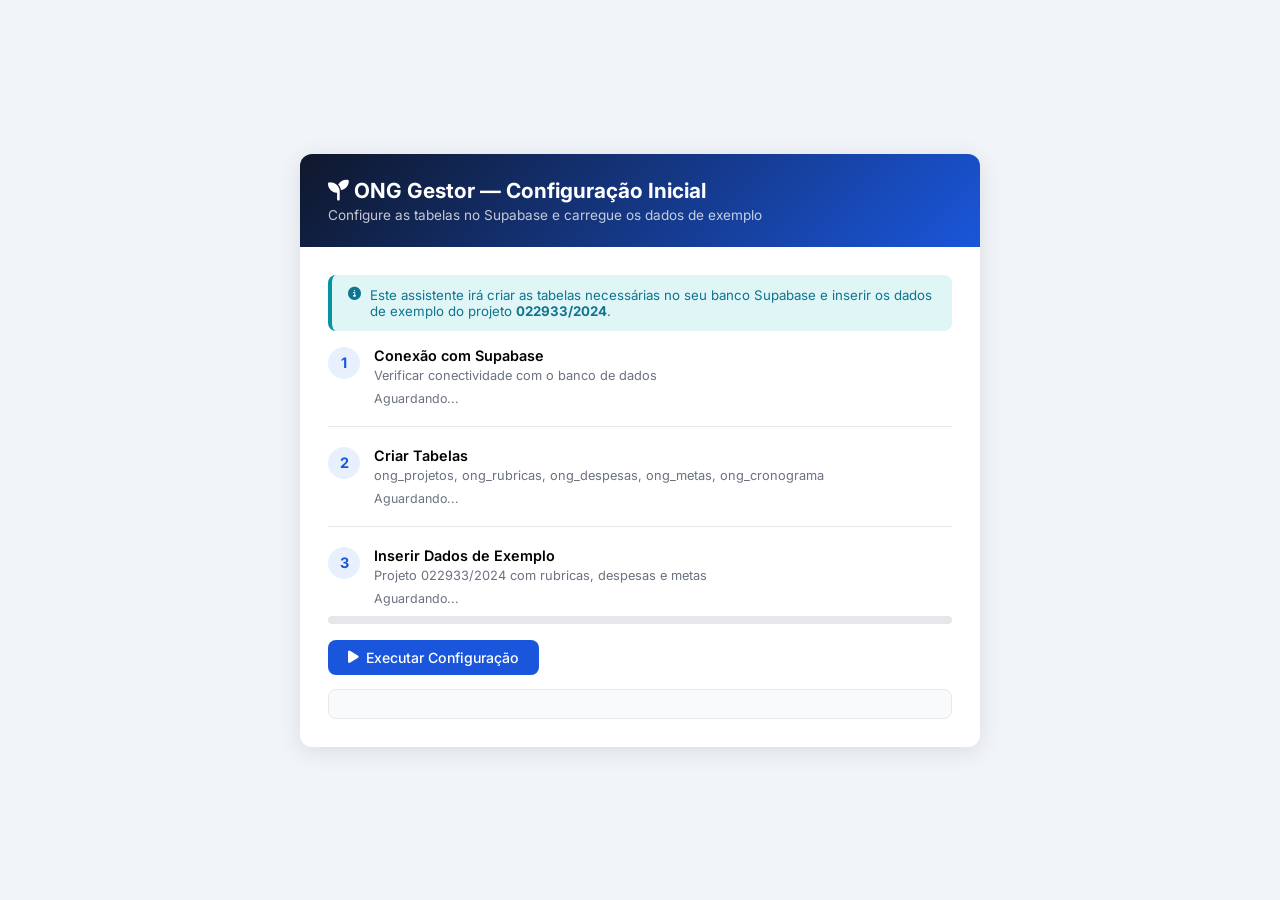
<file: setup.html>
<!DOCTYPE html>
<html lang="pt-BR">
<head>
  <meta charset="UTF-8">
  <meta name="viewport" content="width=device-width, initial-scale=1.0">
  <title>ONG Gestor — Configuração Inicial</title>
  <link href="https://fonts.googleapis.com/css2?family=Inter:wght@400;500;600;700&display=swap" rel="stylesheet">
  <link rel="stylesheet" href="https://cdn.jsdelivr.net/npm/@fortawesome/fontawesome-free@6.4.0/css/all.min.css">
  <style>
    *{box-sizing:border-box;margin:0;padding:0}
    body{font-family:Inter,sans-serif;background:#f1f5f9;min-height:100vh;display:flex;align-items:center;justify-content:center;padding:20px}
    .card{background:#fff;border-radius:12px;box-shadow:0 4px 24px rgba(0,0,0,.1);width:100%;max-width:680px;overflow:hidden}
    .card-header{background:linear-gradient(135deg,#0f172a,#1a56db);color:#fff;padding:24px 28px}
    .card-header h1{font-size:1.3rem;font-weight:700;margin-bottom:4px}
    .card-header p{font-size:.85rem;opacity:.75}
    .card-body{padding:28px}
    .step{display:flex;gap:14px;margin-bottom:20px;padding-bottom:20px;border-bottom:1px solid #e5e7eb}
    .step:last-child{border-bottom:none;margin-bottom:0;padding-bottom:0}
    .step-num{width:32px;height:32px;border-radius:50%;background:#e8f0fe;color:#1a56db;display:flex;align-items:center;justify-content:center;font-weight:700;font-size:.9rem;flex-shrink:0}
    .step-num.done{background:#def7ec;color:#057a55}
    .step-num.error{background:#fde8e8;color:#e02424}
    .step-content{flex:1}
    .step-title{font-weight:600;font-size:.9rem;margin-bottom:4px}
    .step-desc{font-size:.8rem;color:#6b7280;margin-bottom:8px}
    .status-text{font-size:.78rem;margin-top:4px}
    .status-ok{color:#057a55}.status-err{color:#e02424}.status-wait{color:#6b7280}
    .btn{display:inline-flex;align-items:center;gap:7px;padding:9px 20px;border-radius:8px;font-size:.88rem;font-weight:500;cursor:pointer;border:none;font-family:inherit}
    .btn-primary{background:#1a56db;color:#fff}.btn-primary:hover{background:#1e429f}
    .btn-success{background:#0e9f6e;color:#fff}.btn-success:hover{background:#057a55}
    .btn-primary:disabled{background:#9ca3af;cursor:not-allowed}
    .log{background:#f8fafc;border:1px solid #e5e7eb;border-radius:8px;padding:14px;font-size:.75rem;font-family:monospace;max-height:200px;overflow-y:auto;margin-top:14px;line-height:1.7}
    .log-ok{color:#057a55}.log-err{color:#e02424}.log-info{color:#1a56db}
    .progress-wrap{background:#e5e7eb;border-radius:99px;height:8px;margin:10px 0}
    .progress-fill{height:100%;border-radius:99px;background:#1a56db;transition:width .3s}
    .alert{padding:12px 16px;border-radius:8px;font-size:.83rem;margin-bottom:16px;display:flex;gap:9px;align-items:flex-start}
    .alert-info{background:#e0f5f5;color:#0e7490;border-left:4px solid #0694a2}
    .alert-success{background:#def7ec;color:#057a55;border-left:4px solid #0e9f6e}
  </style>
</head>
<body>
<div class="card">
  <div class="card-header">
    <h1><i class="fas fa-seedling"></i> ONG Gestor — Configuração Inicial</h1>
    <p>Configure as tabelas no Supabase e carregue os dados de exemplo</p>
  </div>
  <div class="card-body">

    <div class="alert alert-info">
      <i class="fas fa-info-circle"></i>
      <div>Este assistente irá criar as tabelas necessárias no seu banco Supabase e inserir os dados de exemplo do projeto <strong>022933/2024</strong>.</div>
    </div>

    <div id="steps">
      <div class="step" id="step-0">
        <div class="step-num" id="icon-0">1</div>
        <div class="step-content">
          <div class="step-title">Conexão com Supabase</div>
          <div class="step-desc">Verificar conectividade com o banco de dados</div>
          <div class="status-text status-wait" id="status-0">Aguardando...</div>
        </div>
      </div>
      <div class="step" id="step-1">
        <div class="step-num" id="icon-1">2</div>
        <div class="step-content">
          <div class="step-title">Criar Tabelas</div>
          <div class="step-desc">ong_projetos, ong_rubricas, ong_despesas, ong_metas, ong_cronograma</div>
          <div class="status-text status-wait" id="status-1">Aguardando...</div>
        </div>
      </div>
      <div class="step" id="step-2">
        <div class="step-num" id="icon-2">3</div>
        <div class="step-content">
          <div class="step-title">Inserir Dados de Exemplo</div>
          <div class="step-desc">Projeto 022933/2024 com rubricas, despesas e metas</div>
          <div class="status-text status-wait" id="status-2">Aguardando...</div>
        </div>
      </div>
    </div>

    <div class="progress-wrap"><div class="progress-fill" id="progress" style="width:0%"></div></div>

    <div style="display:flex;gap:10px;margin-top:16px;flex-wrap:wrap;">
      <button class="btn btn-primary" id="btn-setup" onclick="runSetup()">
        <i class="fas fa-play"></i> Executar Configuração
      </button>
      <a href="index.html" class="btn btn-success" id="btn-go" style="display:none;">
        <i class="fas fa-arrow-right"></i> Ir para o Sistema
      </a>
    </div>

    <div class="log" id="log"></div>
  </div>
</div>

<script>
const SUPABASE_URL = "https://twzzchsxuaiashmwozdz.supabase.co/rest/v1";
const SUPABASE_KEY = "eyJhbGciOiJIUzI1NiIsInR5cCI6IkpXVCJ9.eyJpc3MiOiJzdXBhYmFzZSIsInJlZiI6InR3enpjaHN4dWFpYXNobXdvemR6Iiwicm9sZSI6ImFub24iLCJpYXQiOjE3Nzk4ODkxMzgsImV4cCI6MjA5NTQ2NTEzOH0.0LclUOMKXYcRB787gPq6K_MavBxIsGAIkdNyK568eOc";
const MGMT_URL   = "https://twzzchsxuaiashmwozdz.supabase.co";
const AUTH_URL   = "https://twzzchsxuaiashmwozdz.supabase.co/auth/v1";

const HDR = {
  'Content-Type': 'application/json',
  'apikey': SUPABASE_KEY,
  'Authorization': `Bearer ${SUPABASE_KEY}`,
  'Prefer': 'return=representation'
};

function log(msg, cls='') {
  const el = document.getElementById('log');
  el.innerHTML += `<div class="${cls}">▸ ${msg}</div>`;
  el.scrollTop = el.scrollHeight;
}

function setStep(n, state, msg) {
  const icon = document.getElementById(`icon-${n}`);
  const status = document.getElementById(`status-${n}`);
  const icons = { ok:'✓', error:'✗', loading:'⟳' };
  icon.textContent = icons[state]||n+1;
  icon.className = `step-num${state==='ok'?' done':state==='error'?' error':''}`;
  status.textContent = msg;
  status.className = `status-text ${state==='ok'?'status-ok':state==='error'?'status-err':'status-wait'}`;
}

function setProgress(p) {
  document.getElementById('progress').style.width = p + '%';
}

async function sbGet(table) {
  const r = await fetch(`${SUPABASE_URL}/${table}?limit=1`, { headers: HDR });
  return r;
}

async function sbInsert(table, data) {
  const r = await fetch(`${SUPABASE_URL}/${table}`, {
    method: 'POST',
    headers: { ...HDR, 'Prefer': 'return=representation,resolution=ignore-duplicates' },
    body: JSON.stringify(Array.isArray(data) ? data : [data])
  });
  return r;
}

async function runSetup() {
  const btn = document.getElementById('btn-setup');
  btn.disabled = true;
  btn.innerHTML = '<i class="fas fa-spinner fa-spin"></i> Configurando...';
  document.getElementById('log').innerHTML = '';

  /* STEP 0: Conectividade — usa /auth/v1/settings (sempre retorna 200 para chave anon válida) */
  setStep(0,'loading','Testando conexão...');
  log('Verificando conexão com Supabase...','log-info');
  try {
    const r = await fetch(`${AUTH_URL}/settings`, {
      headers: { 'apikey': SUPABASE_KEY }
    });
    if (r.status === 200) {
      setStep(0,'ok','Conexão OK — Auth API respondeu HTTP 200');
      log('✅ Conexão estabelecida com sucesso (Auth API OK)','log-ok');
    } else {
      throw new Error('HTTP ' + r.status + ' — Verifique a URL e a chave API');
    }
  } catch(e) {
    setStep(0,'error','Falha na conexão: '+e.message);
    log('ERRO de conexão: '+e.message,'log-err');
    log('Dica: Verifique se a URL e a chave Anon estão corretas no arquivo.','log-info');
    btn.disabled=false; btn.innerHTML='<i class="fas fa-redo"></i> Tentar Novamente';
    return;
  }
  setProgress(20);

  /* STEP 1: Verificar/Criar tabelas via inserções */
  setStep(1,'loading','Verificando tabelas...');
  log('Verificando existência das tabelas...','log-info');

  const tables = ['ong_projetos','ong_rubricas','ong_despesas','ong_metas','ong_cronograma'];
  const missing = [];
  for (const t of tables) {
    const r = await sbGet(t);
    if (r.status === 404) missing.push(t);
    else log(`Tabela ${t}: OK`,'log-ok');
  }

  if (missing.length > 0) {
    log(`⚠️ Tabelas não encontradas: ${missing.join(', ')}`, 'log-err');
    log('⚠️ Execute o arquivo supabase_setup.sql no SQL Editor do Supabase Dashboard', 'log-err');
    log('Acesse: https://supabase.com/dashboard → SQL Editor → Cole o conteúdo do arquivo supabase_setup.sql', 'log-info');
    setStep(1,'error','Execute supabase_setup.sql no painel do Supabase');
    btn.disabled=false; btn.innerHTML='<i class="fas fa-redo"></i> Verificar Novamente';
    return;
  }

  setStep(1,'ok','Todas as tabelas existem');
  setProgress(60);

  /* STEP 2: Inserir dados */
  setStep(2,'loading','Inserindo dados de exemplo...');
  log('Inserindo projeto de exemplo...','log-info');

  try {
    // Projeto
    await sbInsert('ong_projetos', {
      id:'proj-001', numero_proposta:'022933/2024',
      nome_projeto:'Capacitação em Fitoterapia e Produtos Naturais',
      objeto:'Capacitar tecnicamente 160 Trabalhadores e Cidadãos em situação de vulnerabilidade social.',
      ong_nome:'Organização da Sociedade Civil - OSC', ong_cnpj:'00.000.000/0001-00',
      concedente:'Ministério do Trabalho e Emprego', programa:'TransfereGov - Termo de Fomento',
      valor_repasse:288000, valor_contrapartida:32000, valor_total:320000,
      data_inicio:'2024-01-01', data_fim:'2024-12-31',
      status:'Em Execução', modalidade:'Termo de Fomento',
      publico_beneficiario:'Trabalhadores em vulnerabilidade social e financeira, minorias',
      municipio:'São Paulo', uf:'SP'
    });
    log('Projeto inserido','log-ok');

    // Rubricas
    const rubricas = [
      {id:'rub-001',projeto_id:'proj-001',categoria:'Recursos Humanos',descricao:'Coordenador do Projeto',unidade:'Mês',quantidade:12,valor_unitario:4000,valor_previsto:48000},
      {id:'rub-002',projeto_id:'proj-001',categoria:'Recursos Humanos',descricao:'Instrutores de Fitoterapia',unidade:'Mês',quantidade:12,valor_unitario:6000,valor_previsto:72000},
      {id:'rub-003',projeto_id:'proj-001',categoria:'Material de Consumo',descricao:'Material Didático e Apostilas',unidade:'Kit',quantidade:160,valor_unitario:80,valor_previsto:12800},
      {id:'rub-004',projeto_id:'proj-001',categoria:'Material de Consumo',descricao:'Insumos e Plantas para Prática',unidade:'Unid.',quantidade:160,valor_unitario:120,valor_previsto:19200},
      {id:'rub-005',projeto_id:'proj-001',categoria:'Serviços de Terceiros',descricao:'Locação de Espaço',unidade:'Mês',quantidade:12,valor_unitario:2000,valor_previsto:24000},
      {id:'rub-006',projeto_id:'proj-001',categoria:'Equipamentos',descricao:'Equipamentos de Laboratório',unidade:'Conjunto',quantidade:4,valor_unitario:9000,valor_previsto:36000},
      {id:'rub-007',projeto_id:'proj-001',categoria:'Diárias',descricao:'Diárias para Visitas Técnicas',unidade:'Diária',quantidade:40,valor_unitario:240,valor_previsto:9600},
      {id:'rub-008',projeto_id:'proj-001',categoria:'Outros Custos',descricao:'Certificação dos Participantes',unidade:'Certif.',quantidade:160,valor_unitario:100,valor_previsto:16000},
      {id:'rub-009',projeto_id:'proj-001',categoria:'Passagens',descricao:'Passagens para Visitas Técnicas',unidade:'Passagem',quantidade:40,valor_unitario:120,valor_previsto:4800},
      {id:'rub-010',projeto_id:'proj-001',categoria:'Outros Custos',descricao:'Alimentação e Lanches',unidade:'Refeição',quantidade:1600,valor_unitario:48.5,valor_previsto:77600}
    ];
    await sbInsert('ong_rubricas', rubricas);
    log(`${rubricas.length} rubricas inseridas`,'log-ok');

    // Despesas
    const despesas = [
      {id:'desp-001',projeto_id:'proj-001',rubrica_id:'rub-001',data_despesa:'2024-01-31',mes_referencia:'2024-01',descricao:'Remuneração Coordenador — Janeiro',fornecedor:'João Silva',cnpj_cpf:'123.456.789-00',numero_documento:'REC-001',tipo_documento:'Recibo',valor:4000,fonte:'Repasse Federal',status_pagamento:'Pago'},
      {id:'desp-002',projeto_id:'proj-001',rubrica_id:'rub-002',data_despesa:'2024-01-31',mes_referencia:'2024-01',descricao:'Remuneração Instrutores — Janeiro',fornecedor:'Maria Ervas ME',cnpj_cpf:'12.345.678/0001-90',numero_documento:'NF-0042',tipo_documento:'Nota Fiscal',valor:6000,fonte:'Repasse Federal',status_pagamento:'Pago'},
      {id:'desp-003',projeto_id:'proj-001',rubrica_id:'rub-003',data_despesa:'2024-02-10',mes_referencia:'2024-02',descricao:'Material didático — Turma 1',fornecedor:'Gráfica Digital Ltda',cnpj_cpf:'98.765.432/0001-11',numero_documento:'NF-0215',tipo_documento:'Nota Fiscal',valor:6400,fonte:'Repasse Federal',status_pagamento:'Pago'},
      {id:'desp-004',projeto_id:'proj-001',rubrica_id:'rub-006',data_despesa:'2024-02-20',mes_referencia:'2024-02',descricao:'Equipamentos de laboratório',fornecedor:'Equipa Lab',cnpj_cpf:'11.222.333/0001-44',numero_documento:'NF-1045',tipo_documento:'Nota Fiscal',valor:36000,fonte:'Repasse Federal',status_pagamento:'Pago'},
      {id:'desp-005',projeto_id:'proj-001',rubrica_id:'rub-005',data_despesa:'2024-03-01',mes_referencia:'2024-03',descricao:'Aluguel espaço — Março',fornecedor:'Espaço Eventos ABC',cnpj_cpf:'55.666.777/0001-88',numero_documento:'NF-0321',tipo_documento:'Nota Fiscal',valor:2000,fonte:'Repasse Federal',status_pagamento:'Pago'},
      {id:'desp-006',projeto_id:'proj-001',rubrica_id:'rub-004',data_despesa:'2024-03-15',mes_referencia:'2024-03',descricao:'Plantas medicinais e insumos',fornecedor:'Viveiro Natural Ltda',cnpj_cpf:'22.333.444/0001-55',numero_documento:'NF-0789',tipo_documento:'Nota Fiscal',valor:9600,fonte:'Repasse Federal',status_pagamento:'Pago'},
      {id:'desp-007',projeto_id:'proj-001',rubrica_id:'rub-007',data_despesa:'2024-04-10',mes_referencia:'2024-04',descricao:'Diárias visita técnica — 5 participantes',fornecedor:'Vários',cnpj_cpf:'',numero_documento:'REC-010 ao 014',tipo_documento:'Recibo',valor:1200,fonte:'Repasse Federal',status_pagamento:'Pago'},
      {id:'desp-008',projeto_id:'proj-001',rubrica_id:'rub-010',data_despesa:'2024-04-30',mes_referencia:'2024-04',descricao:'Alimentação e lanches — Abril',fornecedor:'Buffet Saudável Ltda',cnpj_cpf:'33.444.555/0001-66',numero_documento:'NF-0456',tipo_documento:'Nota Fiscal',valor:9700,fonte:'Contrapartida',status_pagamento:'Pago'},
      {id:'desp-009',projeto_id:'proj-001',rubrica_id:'rub-001',data_despesa:'2024-05-31',mes_referencia:'2024-05',descricao:'Remuneração Coordenador — Maio',fornecedor:'João Silva',cnpj_cpf:'123.456.789-00',numero_documento:'REC-005',tipo_documento:'Recibo',valor:4000,fonte:'Repasse Federal',status_pagamento:'A Pagar'},
      {id:'desp-010',projeto_id:'proj-001',rubrica_id:'rub-002',data_despesa:'2024-05-31',mes_referencia:'2024-05',descricao:'Remuneração Instrutores — Maio',fornecedor:'Maria Ervas ME',cnpj_cpf:'12.345.678/0001-90',numero_documento:'NF-0098',tipo_documento:'Nota Fiscal',valor:6000,fonte:'Repasse Federal',status_pagamento:'A Pagar'}
    ];
    await sbInsert('ong_despesas', despesas);
    log(`${despesas.length} despesas inseridas`,'log-ok');

    // Metas
    const metas = [
      {id:'meta-001',projeto_id:'proj-001',numero_meta:1,descricao_meta:'Capacitação em Plantas Aromáticas e Medicinais',indicador:'Nº de trabalhadores capacitados',valor_previsto:128000,valor_executado:64000,beneficiarios_previstos:80,beneficiarios_atendidos:42,data_inicio:'2024-01-15',data_fim:'2024-06-30',status:'Em Andamento',percentual_fisico:52.5},
      {id:'meta-002',projeto_id:'proj-001',numero_meta:2,descricao_meta:'Capacitação em Comercialização e Fitopreparados',indicador:'Nº de trabalhadores inseridos no mercado',valor_previsto:120000,valor_executado:28000,beneficiarios_previstos:80,beneficiarios_atendidos:18,data_inicio:'2024-07-01',data_fim:'2024-12-15',status:'Em Andamento',percentual_fisico:22.5},
      {id:'meta-003',projeto_id:'proj-001',numero_meta:3,descricao_meta:'Rede de Apoio Pós-Capacitação',indicador:'Nº beneficiários acompanhados 6 meses',valor_previsto:72000,valor_executado:0,beneficiarios_previstos:160,beneficiarios_atendidos:0,data_inicio:'2025-01-01',data_fim:'2025-06-30',status:'Não Iniciada',percentual_fisico:0}
    ];
    await sbInsert('ong_metas', metas);
    log(`${metas.length} metas inseridas`,'log-ok');

    // Cronograma (coordenador + instrutores por mês)
    const meses = ['2024-01','2024-02','2024-03','2024-04','2024-05','2024-06','2024-07','2024-08','2024-09','2024-10','2024-11','2024-12'];
    const cronograma = meses.flatMap((m,i)=>[
      {id:`crn-001-${String(i+1).padStart(2,'0')}`,projeto_id:'proj-001',rubrica_id:'rub-001',mes:m,valor_previsto:4000},
      {id:`crn-002-${String(i+1).padStart(2,'0')}`,projeto_id:'proj-001',rubrica_id:'rub-002',mes:m,valor_previsto:6000}
    ]);
    await sbInsert('ong_cronograma', cronograma);
    log(`${cronograma.length} itens de cronograma inseridos`,'log-ok');

    setStep(2,'ok','Dados de exemplo carregados com sucesso!');
    setProgress(100);
    document.getElementById('btn-go').style.display='';
    btn.style.display='none';
    log('✅ Configuração concluída! Clique em "Ir para o Sistema".','log-ok');

  } catch(e) {
    setStep(2,'error','Erro: '+e.message);
    log('ERRO: '+e.message,'log-err');
    btn.disabled=false; btn.innerHTML='<i class="fas fa-redo"></i> Tentar Novamente';
  }
}
</script>
</body>
</html>
</file>
